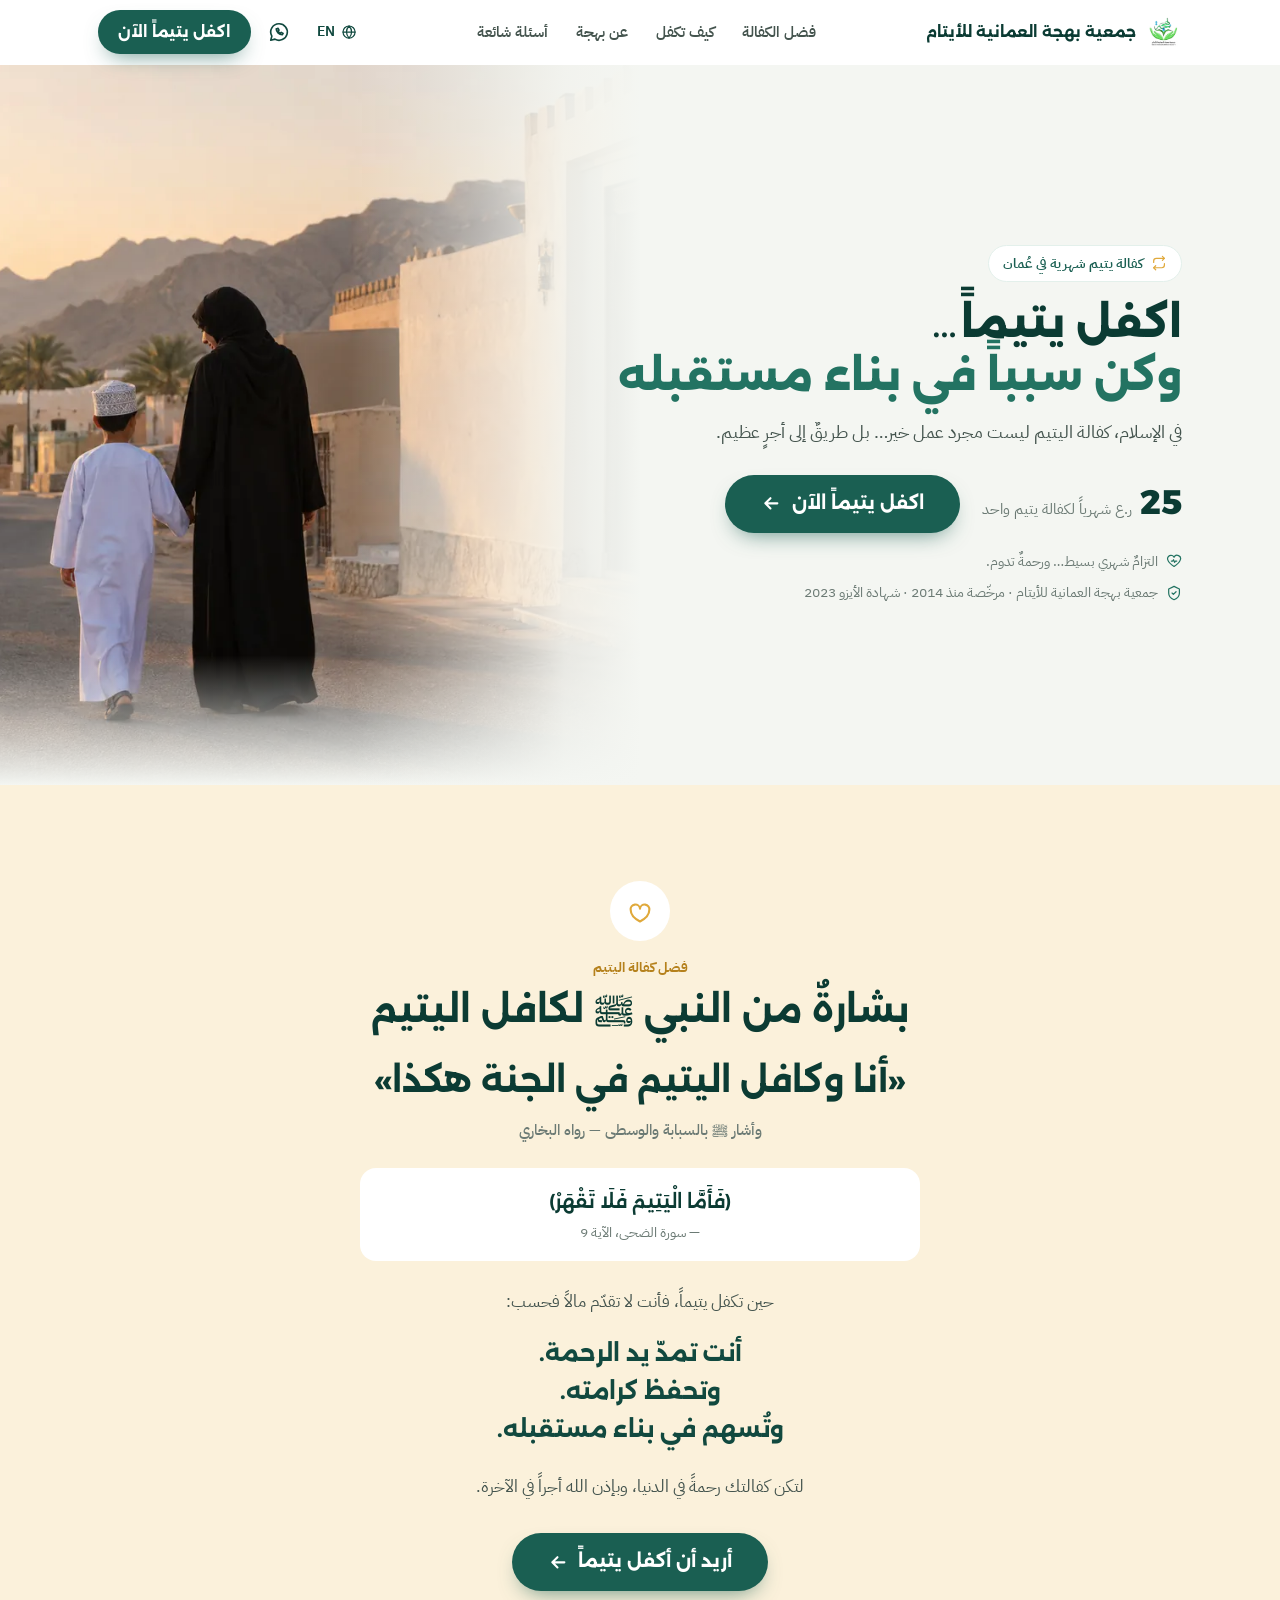
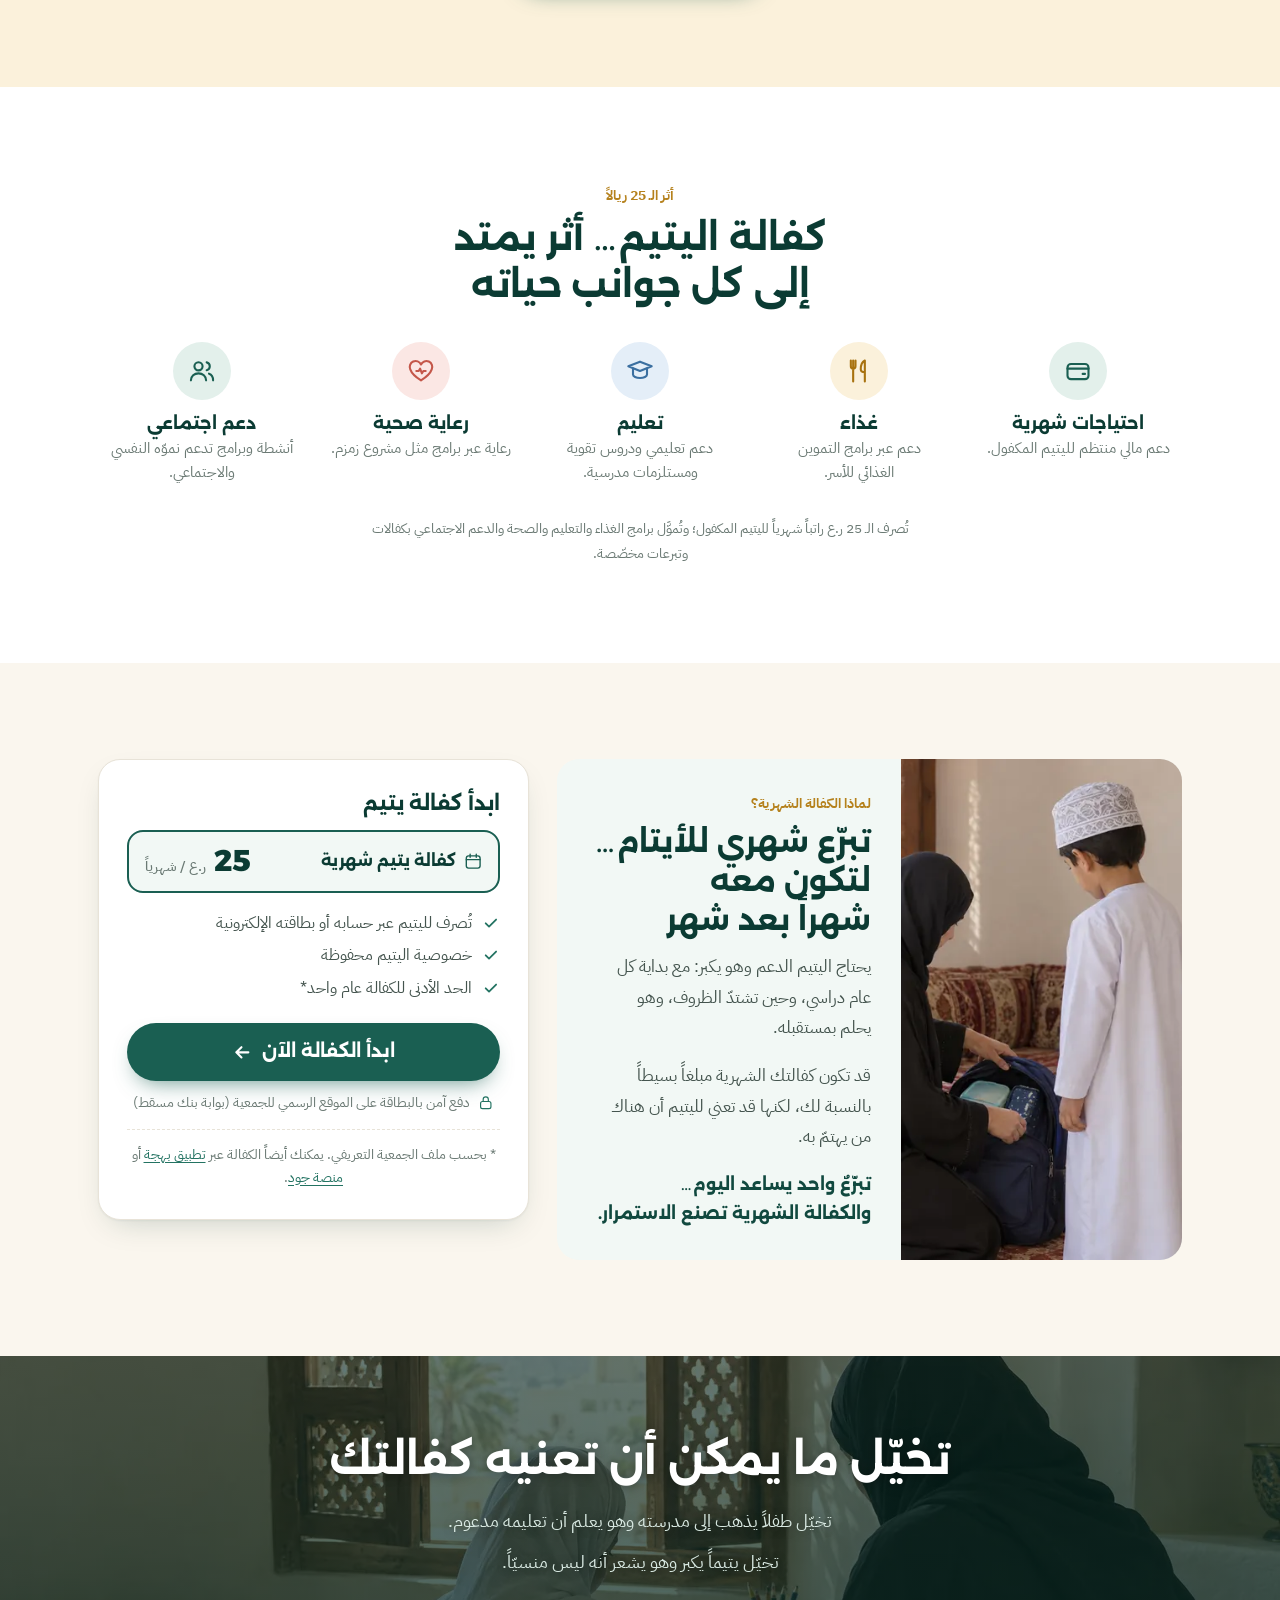
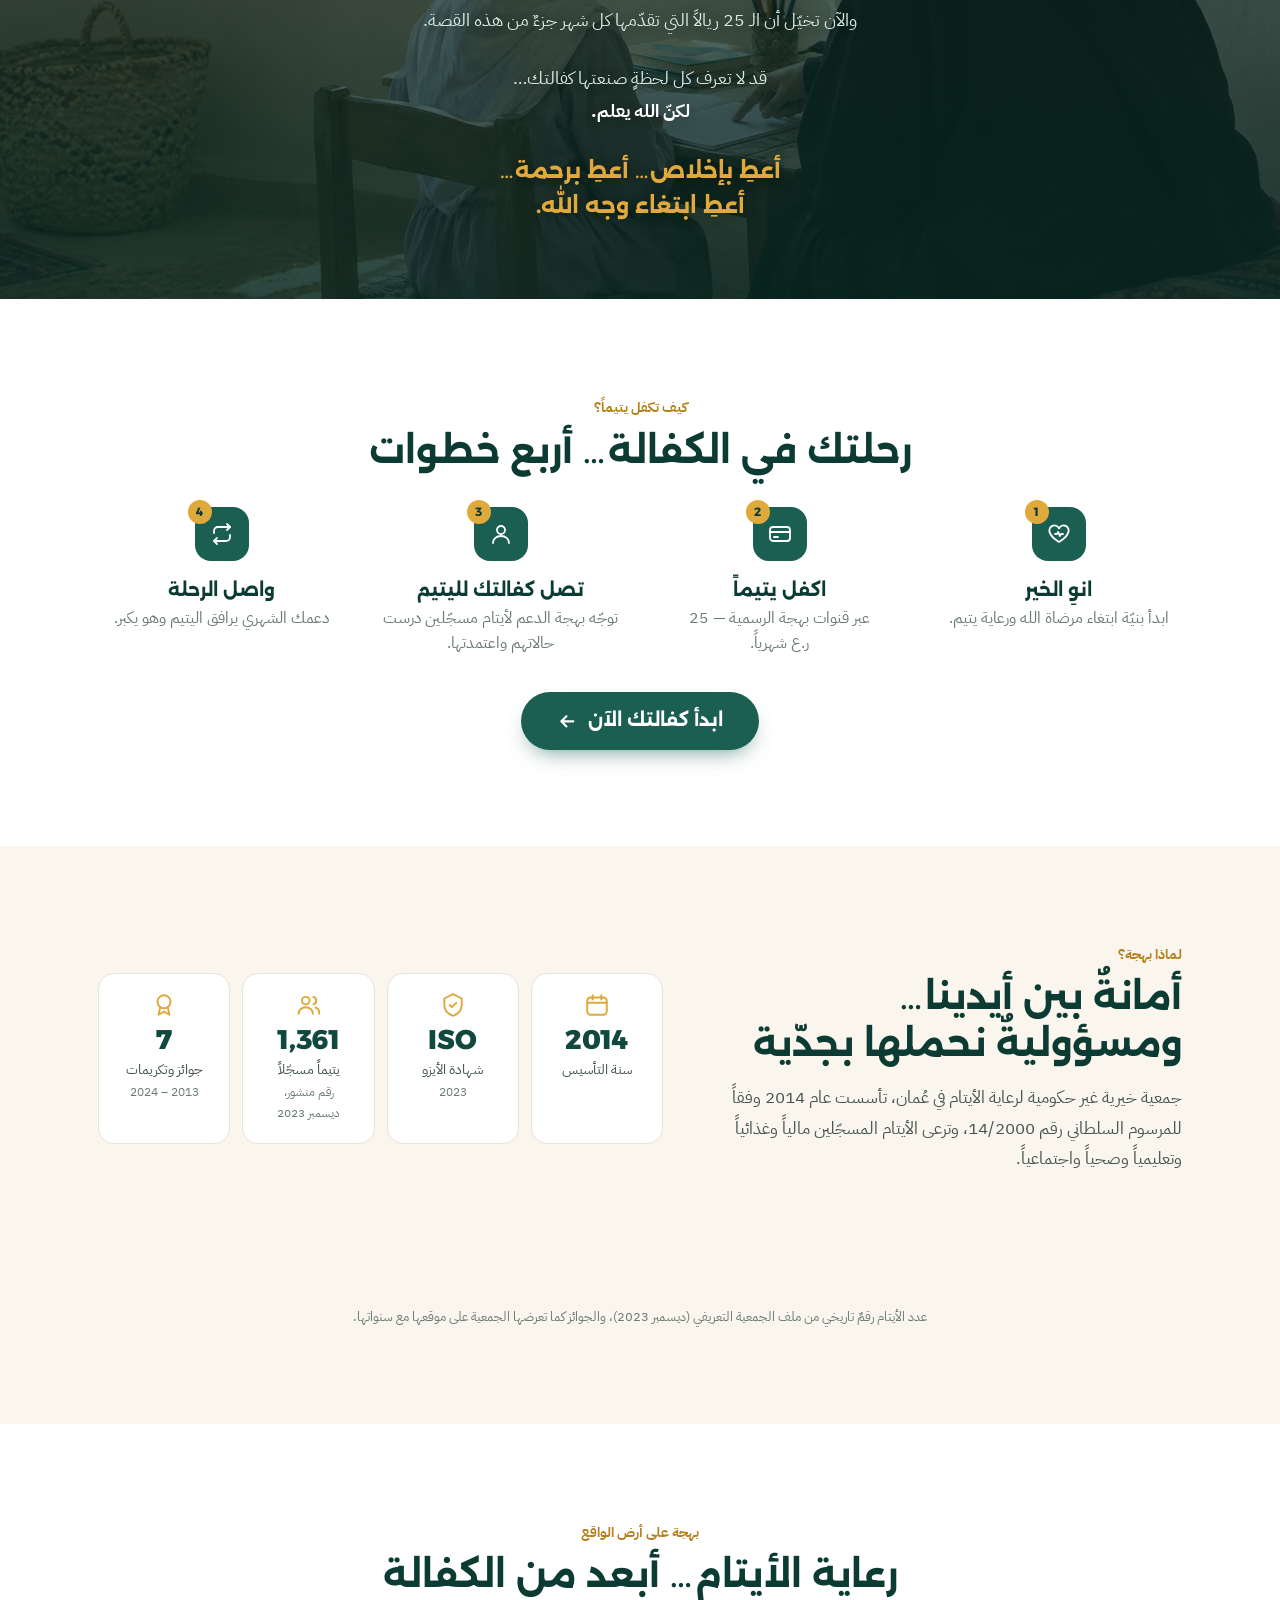
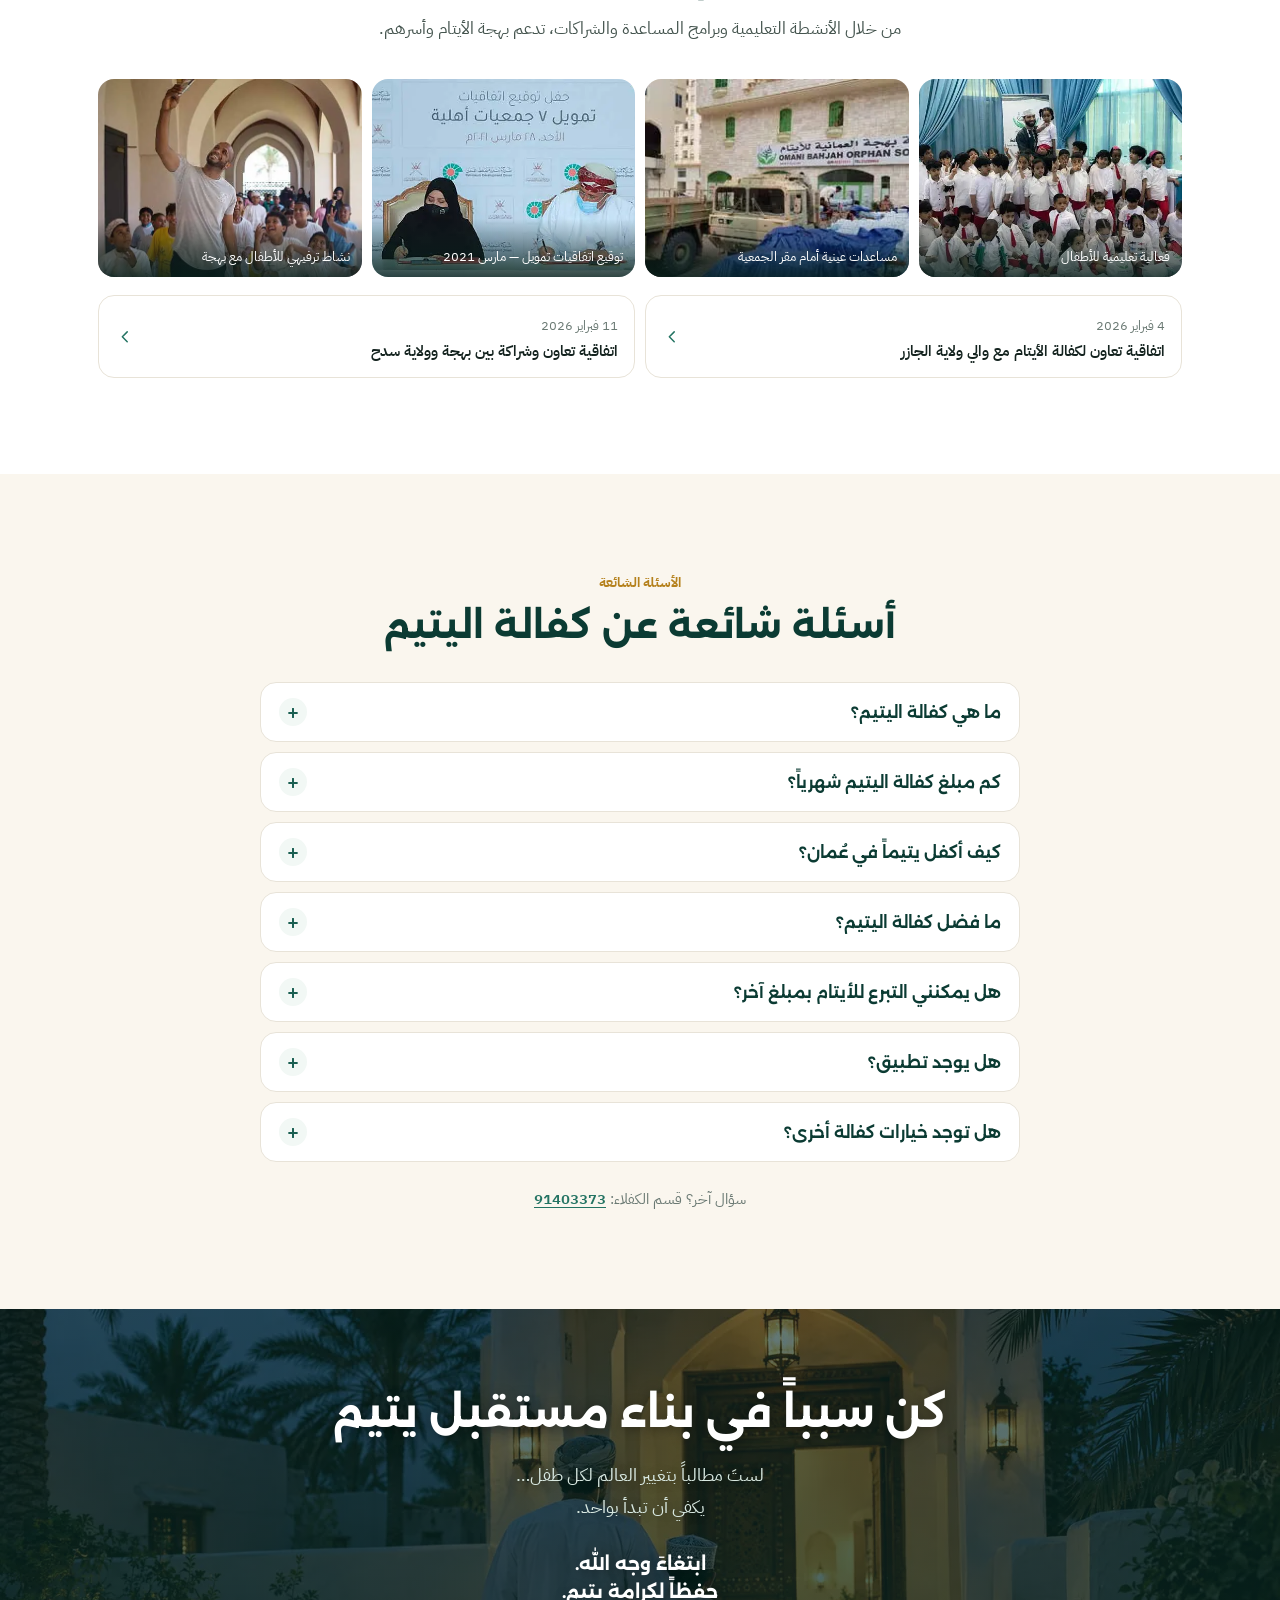
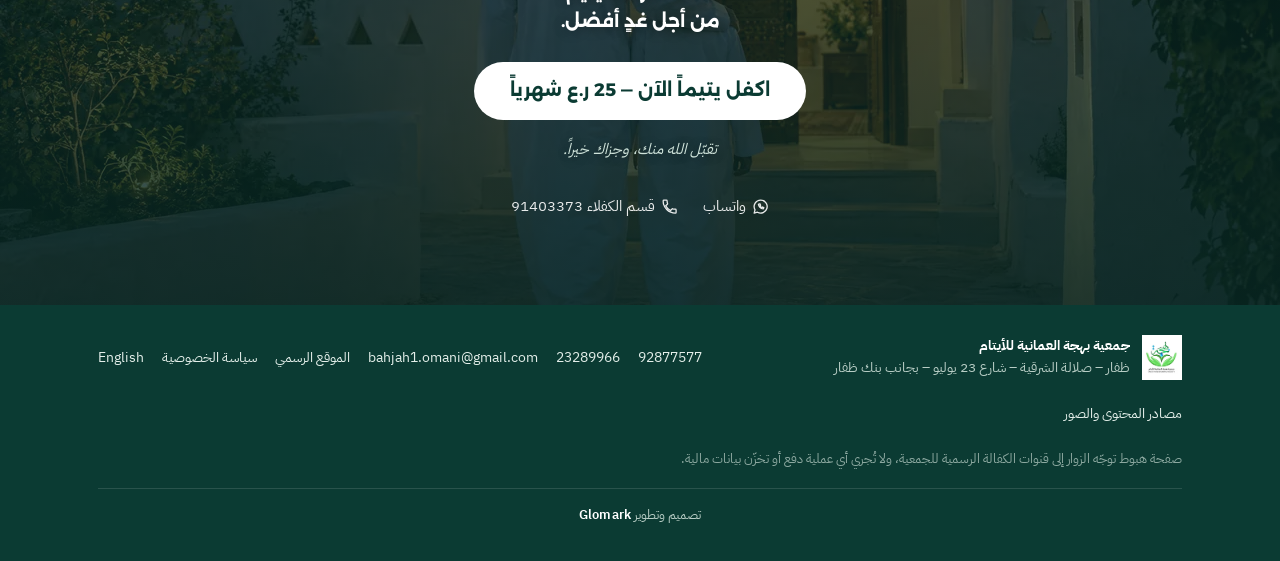
<file: index.html>
<!DOCTYPE html>
<html lang="ar" dir="rtl">
<head>
<meta charset="UTF-8">
<meta name="viewport" content="width=device-width, initial-scale=1, viewport-fit=cover">
<title>اكفل يتيماً في عُمان | كفالة يتيم شهرية 25 ر.ع — جمعية بهجة</title>
<meta name="description" content="اكفل يتيماً في عُمان بـ 25 ريالاً شهرياً مع جمعية بهجة العمانية للأيتام. تبرّع شهري للأيتام يدعم احتياجاتهم الأساسية وتعليمهم وصحتهم. ابدأ كفالة يتيم الآن.">
<!-- Update canonical + og:url when the final domain is connected -->
<link rel="canonical" href="https://lightsteelblue-raven-902597.hostingersite.com/">
<link rel="alternate" hreflang="ar" href="https://lightsteelblue-raven-902597.hostingersite.com/">
<link rel="alternate" hreflang="en" href="https://lightsteelblue-raven-902597.hostingersite.com/en/">
<link rel="alternate" hreflang="x-default" href="https://lightsteelblue-raven-902597.hostingersite.com/">

<meta property="og:type" content="website">
<meta property="og:locale" content="ar_OM">
<meta property="og:site_name" content="جمعية بهجة العمانية للأيتام">
<meta property="og:title" content="كن سبباً في بناء مستقبل يتيم — كفالة شهرية 25 ر.ع">
<meta property="og:description" content="كفالتك لا تعني دعماً مالياً فقط، بل مشاركة في توفير احتياجات أساسية ومستقبل أكثر استقراراً. اكفل يتيماً مع جمعية بهجة العمانية للأيتام.">
<meta property="og:image" content="https://lightsteelblue-raven-902597.hostingersite.com/assets/img/og-share.jpg">
<meta property="og:image:type" content="image/jpeg">
<meta property="og:image:width" content="1200">
<meta property="og:image:height" content="630">
<meta property="og:image:alt" content="طفل عُماني بالدشداشة والكمّة يمشي ممسكاً بيد امرأة ترعاه في حيّ عُماني عند الغروب">
<meta property="og:url" content="https://lightsteelblue-raven-902597.hostingersite.com/">
<meta name="twitter:card" content="summary_large_image">
<meta name="twitter:image" content="https://lightsteelblue-raven-902597.hostingersite.com/assets/img/og-share.jpg">
<meta name="twitter:site" content="@bahjah1_omani">
<meta name="robots" content="index, follow">
<meta name="theme-color" content="#0b3b33">

<link rel="icon" href="assets/img/bahjah-logo.png">
<link rel="apple-touch-icon" href="assets/img/bahjah-logo.png">
<link rel="preconnect" href="https://fonts.googleapis.com">
<link rel="preconnect" href="https://fonts.gstatic.com" crossorigin>
<link rel="stylesheet" href="https://fonts.googleapis.com/css2?family=Alexandria:wght@600;700;800&family=IBM+Plex+Sans+Arabic:wght@400;500;600;700&display=swap">
<link rel="preload" as="image" type="image/webp" href="assets/img/bahjah-orphan-hero-1280.webp" imagesrcset="assets/img/bahjah-orphan-hero-800.webp 800w, assets/img/bahjah-orphan-hero-1280.webp 1280w, assets/img/bahjah-orphan-hero-2000.webp 2000w" imagesizes="(min-width: 960px) 65vw, 100vw">
<link rel="stylesheet" href="assets/css/styles.css?v=20261025b">
<script>document.documentElement.classList.add('js');</script>

<script type="application/ld+json">
{
  "@context": "https://schema.org",
  "@graph": [
    {
      "@type": "NGO",
      "name": "جمعية بهجة العمانية للأيتام",
      "alternateName": "Omani Bahjah Orphan Society",
      "url": "https://bahjah.org.om/wp/",
      "foundingDate": "2014-02-10",
      "email": "bahjah1.omani@gmail.com",
      "telephone": "+96892877577",
      "address": {
        "@type": "PostalAddress",
        "streetAddress": "شارع 23 يوليو، بجانب بنك ظفار",
        "addressLocality": "صلالة الشرقية",
        "addressRegion": "ظفار",
        "addressCountry": "OM"
      },
      "sameAs": [
        "https://x.com/bahjah1_omani",
        "https://apps.apple.com/om/app/bahjah-association-for-orphans/id1574084411",
        "https://play.google.com/store/apps/details?id=om.digitalorbits.bahjah"
      ]
    },
    {
      "@type": "FAQPage",
      "mainEntity": [
        {
          "@type": "Question",
          "name": "ما هي كفالة اليتيم؟",
          "acceptedAnswer": {
            "@type": "Answer",
            "text": "برنامج أساسي في الجمعية تلتزم فيه بمبلغ شهري يُصرف لليتيم المسجّل لديها، عبر حسابه الخاص أو بطاقته الإلكترونية."
          }
        },
        {
          "@type": "Question",
          "name": "كم مبلغ كفالة اليتيم شهرياً؟",
          "acceptedAnswer": {
            "@type": "Answer",
            "text": "25 ريالاً عمانياً شهرياً لليتيم الواحد. والحد الأدنى للمدة عام كامل بحسب ملف الجمعية التعريفي."
          }
        },
        {
          "@type": "Question",
          "name": "كيف أكفل يتيماً في عُمان؟",
          "acceptedAnswer": {
            "@type": "Answer",
            "text": "بالبطاقة الائتمانية أو بطاقة الخصم على صفحة الكفالة الرسمية (بوابة بنك مسقط SmartPay)، أو عبر تطبيق بهجة، أو منصة جود، أو استمارة الاستقطاع البنكي (بنك ظفار أو بنك مسقط)."
          }
        },
        {
          "@type": "Question",
          "name": "ما فضل كفالة اليتيم؟",
          "acceptedAnswer": {
            "@type": "Answer",
            "text": "لرعاية اليتيم مكانة عظيمة في الإسلام؛ قال رسول الله ﷺ: «أنا وكافل اليتيم في الجنة هكذا»، وأشار بالسبابة والوسطى (رواه البخاري). فكفالتك رحمةٌ اليوم، وفرصةٌ للأجر بإذن الله."
          }
        },
        {
          "@type": "Question",
          "name": "هل يمكنني التبرع للأيتام بمبلغ آخر؟",
          "acceptedAnswer": {
            "@type": "Answer",
            "text": "نعم، عبر صفحة التبرعات الرسمية للجمعية، وفيها أبواب مثل الصدقة وفك الكربة والزكاة."
          }
        },
        {
          "@type": "Question",
          "name": "هل يوجد تطبيق؟",
          "acceptedAnswer": {
            "@type": "Answer",
            "text": "نعم، تطبيق بهجة للكفالة والتبرع ومتابعة المشاريع والحالات العاجلة."
          }
        },
        {
          "@type": "Question",
          "name": "هل توجد خيارات كفالة أخرى؟",
          "acceptedAnswer": {
            "@type": "Answer",
            "text": "بحسب ملف الجمعية: التموين الغذائي 35 ر.ع، والراتب مع التموين 60 ر.ع، والكفالة الصحية (زمزم) 10 ر.ع شهرياً. للتسجيل تواصل مع قسم الكفلاء."
          }
        }
      ]
    }
  ]
}
</script>
</head>
<body>
<!-- Icon sprite -->
<svg width="0" height="0" style="position:absolute" aria-hidden="true">
  <symbol id="i-arrow" viewBox="0 0 24 24"><path d="M19 12H5M11 6l-6 6 6 6"/></symbol>
  <symbol id="i-wallet" viewBox="0 0 24 24"><rect x="3" y="6" width="18" height="13" rx="3"/><path d="M3 10h18M16 14.5h2"/></symbol>
  <symbol id="i-food" viewBox="0 0 24 24"><path d="M7 3v8M5 3v5a2 2 0 0 0 4 0V3M7 11v10M17 21V3c-2 1-3.5 3.5-3.5 7.5 0 1.5 1 2.5 3.5 2.5"/></symbol>
  <symbol id="i-book" viewBox="0 0 24 24"><path d="M2 8l10-4 10 4-10 4L2 8z"/><path d="M6 10v5c0 1.7 2.7 3 6 3s6-1.3 6-3v-5"/></symbol>
  <symbol id="i-heart" viewBox="0 0 24 24"><path d="M12 20s-7.5-4.6-9.2-9.4A4.9 4.9 0 0 1 12 6.4a4.9 4.9 0 0 1 9.2 4.2C19.5 15.4 12 20 12 20z"/><path d="M8 12h2l1.2-2 1.6 4 1.2-2h2"/></symbol>
  <symbol id="i-users" viewBox="0 0 24 24"><circle cx="9" cy="8" r="3.5"/><path d="M2.5 20c0-3.6 2.9-6 6.5-6s6.5 2.4 6.5 6M16 4.6a3.5 3.5 0 0 1 0 6.8M18 14.3c2.1.7 3.5 2.8 3.5 5.7"/></symbol>
  <symbol id="i-user" viewBox="0 0 24 24"><circle cx="12" cy="8" r="4"/><path d="M4 21c0-4.4 3.6-7 8-7s8 2.6 8 7"/></symbol>
  <symbol id="i-hands" viewBox="0 0 24 24"><path d="M12 21c-4-2-8-5-8-10a4 4 0 0 1 8-1 4 4 0 0 1 8 1c0 5-4 8-8 10z"/></symbol>
  <symbol id="i-card" viewBox="0 0 24 24"><rect x="2" y="5" width="20" height="14" rx="3"/><path d="M2 10h20M6 15h4"/></symbol>
  <symbol id="i-check" viewBox="0 0 24 24"><path d="M5 12.5l4.5 4.5L19 7.5"/></symbol>
  <symbol id="i-lock" viewBox="0 0 24 24"><rect x="4" y="10" width="16" height="11" rx="3"/><path d="M8 10V7a4 4 0 0 1 8 0v3"/></symbol>
  <symbol id="i-repeat" viewBox="0 0 24 24"><path d="M17 2l3 3-3 3"/><path d="M4 11V9a4 4 0 0 1 4-4h12M7 22l-3-3 3-3"/><path d="M20 13v2a4 4 0 0 1-4 4H4"/></symbol>
  <symbol id="i-calendar" viewBox="0 0 24 24"><rect x="3" y="5" width="18" height="16" rx="3"/><path d="M3 10h18M8 3v4M16 3v4"/></symbol>
  <symbol id="i-award" viewBox="0 0 24 24"><circle cx="12" cy="9" r="6"/><path d="M8.5 14l-1.5 7 5-3 5 3-1.5-7"/></symbol>
  <symbol id="i-shield" viewBox="0 0 24 24"><path d="M12 2l8 4v6c0 5-3.4 8.4-8 10-4.6-1.6-8-5-8-10V6l8-4z"/><path d="M9 12l2 2 4-4"/></symbol>
  <symbol id="i-phone" viewBox="0 0 24 24"><path d="M6.6 10.8a15.1 15.1 0 0 0 6.6 6.6l2.2-2.2c.3-.3.7-.4 1-.2 1.1.4 2.3.6 3.6.6.6 0 1 .4 1 1V20c0 .6-.4 1-1 1A17 17 0 0 1 3 4c0-.6.4-1 1-1h3.5c.6 0 1 .4 1 1 0 1.3.2 2.5.6 3.6.1.3 0 .7-.2 1z"/></symbol>
  <symbol id="i-whatsapp" viewBox="0 0 24 24"><path d="M12 3a9 9 0 0 0-7.8 13.5L3 21l4.6-1.2A9 9 0 1 0 12 3z"/><path d="M9 8.5c0 3.5 3 6.5 6.5 6.5l1-1.5-2-1-1 1c-1-.5-2-1.5-2.5-2.5l1-1-1-2-2 1z"/></symbol>
  <symbol id="i-globe" viewBox="0 0 24 24"><circle cx="12" cy="12" r="9"/><path d="M3 12h18M12 3c2.5 2.6 3.8 5.6 3.8 9s-1.3 6.4-3.8 9c-2.5-2.6-3.8-5.6-3.8-9S9.5 5.6 12 3z"/></symbol>
  <symbol id="i-app" viewBox="0 0 24 24"><rect x="6" y="2" width="12" height="20" rx="3"/><path d="M11 18h2"/></symbol>
  <symbol id="i-chev" viewBox="0 0 24 24"><path d="M15 6l-6 6 6 6"/></symbol>
</svg>

<a class="skip-link" href="#main">تخطَّ إلى المحتوى</a>

<!-- ============ HEADER ============ -->
<header class="site-header" id="siteHeader">
  <div class="wrap header-inner">
    <a class="brand" href="#hero" aria-label="جمعية بهجة العمانية للأيتام">
      <img src="assets/img/bahjah-logo.webp" alt="شعار جمعية بهجة العمانية للأيتام" width="36" height="40">
      <span class="brand-name">جمعية بهجة العمانية للأيتام</span>
    </a>
    <nav class="header-nav" aria-label="أقسام الصفحة">
      <a href="#hadith" data-track="nav" data-cta-id="nav_why">فضل الكفالة</a>
      <a href="#how" data-track="nav" data-cta-id="nav_how">كيف تكفل</a>
      <a href="#trust" data-track="nav" data-cta-id="nav_trust">عن بهجة</a>
      <a href="#faq" data-track="nav" data-cta-id="nav_faq">أسئلة شائعة</a>
    </nav>
    <div class="header-actions">
      <a class="lang-btn" href="en/" hreflang="en" lang="en" data-lang-switch data-track="lang" data-cta-id="header_lang_en" aria-label="Switch to English"><svg><use href="#i-globe"/></svg>EN</a>
      <a class="icon-btn" href="https://wa.me/96892877577" data-track="whatsapp" data-cta-id="header_whatsapp" aria-label="تواصل عبر واتساب" rel="noopener"><svg><use href="#i-whatsapp"/></svg></a>
      <a class="btn btn-primary btn-sm header-cta" href="https://bahjah.org.om/wp/product/%D8%A8%D8%B1%D9%86%D8%A7%D9%85%D8%AC-%D9%83%D9%81%D8%A7%D9%84%D8%A9-%D9%8A%D8%AA%D9%8A%D9%85/" data-track="sponsor" data-cta-id="header_cta">اكفل يتيماً الآن</a>
    </div>
  </div>
</header>

<main id="main">

<!-- ============ 1. HERO ============ -->
<section class="hero" id="hero" aria-labelledby="hero-title">
  <div class="wrap hero-grid">
    <figure class="hero-media">
      <img src="assets/img/bahjah-orphan-hero-1280.webp"
           srcset="assets/img/bahjah-orphan-hero-800.webp 800w, assets/img/bahjah-orphan-hero-1280.webp 1280w, assets/img/bahjah-orphan-hero-2000.webp 2000w"
           sizes="(min-width: 960px) 65vw, 100vw" width="1280" height="850" fetchpriority="high"
           alt="طفل عُماني بالدشداشة والكمّة يمشي ممسكاً بيد امرأة ترعاه في حيّ عُماني عند الغروب"
           data-credit="Illustrative image generated with Higgsfield AI for this campaign — not a Bahjah beneficiary">
    </figure>
    <div class="hero-copy">
      <span class="eyebrow"><svg><use href="#i-repeat"/></svg> كفالة يتيم شهرية في عُمان</span>
      <h1 id="hero-title">اكفل يتيماً… <span class="accent">وكن سبباً في بناء مستقبله</span></h1>
      <p class="lede">في الإسلام، كفالة اليتيم ليست مجرد عمل خير… بل طريقٌ إلى أجرٍ عظيم.</p>
      <div class="hero-cta">
        <p class="price-tag"><b>25</b><span>ر.ع شهرياً لكفالة يتيم واحد</span></p>
        <a class="btn btn-primary btn-lg" href="https://bahjah.org.om/wp/product/%D8%A8%D8%B1%D9%86%D8%A7%D9%85%D8%AC-%D9%83%D9%81%D8%A7%D9%84%D8%A9-%D9%8A%D8%AA%D9%8A%D9%85/" data-track="sponsor" data-cta-id="hero_primary">اكفل يتيماً الآن <svg class="flip"><use href="#i-arrow"/></svg></a>
      </div>
      <p class="hero-note"><svg><use href="#i-heart"/></svg> التزامٌ شهري بسيط… ورحمةٌ تدوم.</p>
      <p class="hero-note"><svg><use href="#i-shield"/></svg> جمعية بهجة العمانية للأيتام · مرخّصة منذ 2014 · شهادة الأيزو 2023</p>
    </div>
  </div>
</section>

<!-- ============ 2. HADITH + QUR'AN ============ -->
<section class="section hadith-band" id="hadith" aria-labelledby="hadith-title">
  <div class="wrap reveal">
    <span class="hadith-mark" aria-hidden="true"><svg><use href="#i-hands"/></svg></span>
    <span class="kicker">فضل كفالة اليتيم</span>
    <h2 id="hadith-title">بشارةٌ من النبي <span class="saw">ﷺ</span> لكافل اليتيم</h2>
    <blockquote class="hadith-quote">«أنا وكافل اليتيم في الجنة هكذا»<cite>وأشار <span class="saw">ﷺ</span> بالسبابة والوسطى — رواه البخاري</cite></blockquote>
    <blockquote class="verse">﴿فَأَمَّا الْيَتِيمَ فَلَا تَقْهَرْ﴾<cite>— سورة الضحى، الآية 9</cite></blockquote>
    <p class="prose">حين تكفل يتيماً، فأنت لا تقدّم مالاً فحسب:</p>
    <p class="cadence"><span>أنت تمدّ يد الرحمة.</span><span>وتحفظ كرامته.</span><span>وتُسهم في بناء مستقبله.</span></p>
    <p class="prose">لتكن كفالتك رحمةً في الدنيا، وبإذن الله أجراً في الآخرة.</p>
    <a class="btn btn-primary btn-lg" href="https://bahjah.org.om/wp/product/%D8%A8%D8%B1%D9%86%D8%A7%D9%85%D8%AC-%D9%83%D9%81%D8%A7%D9%84%D8%A9-%D9%8A%D8%AA%D9%8A%D9%85/" data-track="sponsor" data-cta-id="hadith_cta">أريد أن أكفل يتيماً <svg class="flip"><use href="#i-arrow"/></svg></a>
  </div>
</section>

<!-- ============ 3. OMR 25 IMPACT ============ -->
<section class="section" id="covers" aria-labelledby="covers-title">
  <div class="wrap">
    <div class="section-head reveal">
      <span class="kicker">أثر الـ 25 ريالاً</span>
      <h2 id="covers-title">كفالة اليتيم… أثر يمتد إلى كل جوانب حياته</h2>
    </div>
    <ul class="covers reveal">
      <li class="cover"><span class="cover-ico"><svg><use href="#i-wallet"/></svg></span><h3>احتياجات شهرية</h3><p>دعم مالي منتظم لليتيم المكفول.</p></li>
      <li class="cover"><span class="cover-ico"><svg><use href="#i-food"/></svg></span><h3>غذاء</h3><p>دعم عبر برامج التموين الغذائي للأسر.</p></li>
      <li class="cover"><span class="cover-ico"><svg><use href="#i-book"/></svg></span><h3>تعليم</h3><p>دعم تعليمي ودروس تقوية ومستلزمات مدرسية.</p></li>
      <li class="cover"><span class="cover-ico"><svg><use href="#i-heart"/></svg></span><h3>رعاية صحية</h3><p>رعاية عبر برامج مثل مشروع زمزم.</p></li>
      <li class="cover"><span class="cover-ico"><svg><use href="#i-users"/></svg></span><h3>دعم اجتماعي</h3><p>أنشطة وبرامج تدعم نموّه النفسي والاجتماعي.</p></li>
    </ul>
    <p class="covers-note">تُصرف الـ 25 ر.ع راتباً شهرياً لليتيم المكفول؛ وتُموَّل برامج الغذاء والتعليم والصحة والدعم الاجتماعي بكفالات وتبرعات مخصّصة.</p>
  </div>
</section>

<!-- ============ 4. MONTHLY SPONSORSHIP + SPONSOR CARD ============ -->
<section class="section section-sand" id="sponsor" aria-labelledby="need-title">
  <div class="wrap need-grid">
    <article class="need-story reveal">
      <img src="assets/img/bahjah-orphan-monthly-support-1200.webp" srcset="assets/img/bahjah-orphan-monthly-support-800.webp 800w, assets/img/bahjah-orphan-monthly-support-1200.webp 1200w" sizes="(min-width: 960px) 30vw, 100vw" alt="امرأة تُجهّز الحقيبة المدرسية لطفل عُماني في المنزل صباحاً" width="1200" height="896" loading="lazy" data-credit="Illustrative image generated with Higgsfield AI for this campaign — not a Bahjah beneficiary">
      <div class="need-body">
        <span class="kicker">لماذا الكفالة الشهرية؟</span>
        <h2 id="need-title">تبرّع شهري للأيتام… لتكون معه شهراً بعد شهر</h2>
        <p>يحتاج اليتيم الدعم وهو يكبر: مع بداية كل عام دراسي، وحين تشتدّ الظروف، وهو يحلم بمستقبله.</p>
        <p>قد تكون كفالتك الشهرية مبلغاً بسيطاً بالنسبة لك، لكنها قد تعني لليتيم أن هناك من يهتمّ به.</p>
        <p class="need-close">تبرّعٌ واحد يساعد اليوم…<br>والكفالة الشهرية تصنع الاستمرار.</p>
      </div>
    </article>

    <aside class="sponsor-card reveal" aria-labelledby="card-title">
      <h3 id="card-title">ابدأ كفالة يتيم</h3>
      <div class="plan-opt">
        <b><svg><use href="#i-calendar"/></svg> كفالة يتيم شهرية</b>
        <span class="plan-amount">25 <small>ر.ع / شهرياً</small></span>
      </div>
      <ul class="checks">
        <li><svg><use href="#i-check"/></svg>تُصرف لليتيم عبر حسابه أو بطاقته الإلكترونية</li>
        <li><svg><use href="#i-check"/></svg>خصوصية اليتيم محفوظة</li>
        <li><svg><use href="#i-check"/></svg>الحد الأدنى للكفالة عام واحد*</li>
      </ul>
      <a class="btn btn-primary btn-lg btn-block" href="https://bahjah.org.om/wp/product/%D8%A8%D8%B1%D9%86%D8%A7%D9%85%D8%AC-%D9%83%D9%81%D8%A7%D9%84%D8%A9-%D9%8A%D8%AA%D9%8A%D9%85/" data-track="sponsor" data-cta-id="card_primary">ابدأ الكفالة الآن <svg class="flip"><use href="#i-arrow"/></svg></a>
      <p class="secure"><svg><use href="#i-lock"/></svg> دفع آمن بالبطاقة على الموقع الرسمي للجمعية (بوابة بنك مسقط)</p>
      <p class="alt-link">* بحسب ملف الجمعية التعريفي. يمكنك أيضاً الكفالة عبر <a href="https://play.google.com/store/apps/details?id=om.digitalorbits.bahjah" target="_blank" rel="noopener" data-track="app" data-cta-id="card_app">تطبيق بهجة</a> أو <a href="https://jood.om/en/Donate/Initiative/3a0f60a4-f1f5-4102-8a44-b09c0000b09c" target="_blank" rel="noopener" data-track="jood" data-cta-id="card_jood">منصة جود</a>.</p>
    </aside>
  </div>
</section>

<!-- ============ 5. IMAGINE ============ -->
<section class="final imagine" id="imagine" aria-labelledby="imagine-title">
  <div class="final-bg" aria-hidden="true"><img src="assets/img/bahjah-orphan-education-1280.webp" srcset="assets/img/bahjah-orphan-education-800.webp 800w, assets/img/bahjah-orphan-education-1280.webp 1280w, assets/img/bahjah-orphan-education-2000.webp 2000w" sizes="100vw" alt="" width="1280" height="724" loading="lazy"></div>
  <div class="wrap final-inner reveal">
    <h2 id="imagine-title">تخيّل ما يمكن أن تعنيه كفالتك</h2>
    <p class="img-lines"><span>تخيّل طفلاً يذهب إلى مدرسته وهو يعلم أن تعليمه مدعوم.</span><span>تخيّل يتيماً يكبر وهو يشعر أنه ليس منسيّاً.</span></p>
    <p>والآن تخيّل أن الـ 25 ريالاً التي تقدّمها كل شهر جزءٌ من هذه القصة.</p>
    <p>قد لا تعرف كل لحظةٍ صنعتها كفالتك…<br><b>لكنّ الله يعلم.</b></p>
    <p class="imagine-close">أعطِ بإخلاص… أعطِ برحمة…<br>أعطِ ابتغاء وجه الله.</p>
  </div>
</section>

<!-- ============ 6. HOW IT WORKS ============ -->
<section class="section" id="how" aria-labelledby="how-title">
  <div class="wrap">
    <div class="section-head reveal">
      <span class="kicker">كيف تكفل يتيماً؟</span>
      <h2 id="how-title">رحلتك في الكفالة… أربع خطوات</h2>
    </div>
    <ol class="steps reveal">
      <li class="step"><span class="step-ico"><svg><use href="#i-heart"/></svg></span><div><h3>انوِ الخير</h3><p>ابدأ بنيّة ابتغاء مرضاة الله ورعاية يتيم.</p></div></li>
      <li class="step"><span class="step-ico"><svg><use href="#i-card"/></svg></span><div><h3>اكفل يتيماً</h3><p>عبر قنوات بهجة الرسمية — 25 ر.ع شهرياً.</p></div></li>
      <li class="step"><span class="step-ico"><svg><use href="#i-user"/></svg></span><div><h3>تصل كفالتك لليتيم</h3><p>توجّه بهجة الدعم لأيتام مسجّلين درست حالاتهم واعتمدتها.</p></div></li>
      <li class="step"><span class="step-ico"><svg><use href="#i-repeat"/></svg></span><div><h3>واصل الرحلة</h3><p>دعمك الشهري يرافق اليتيم وهو يكبر.</p></div></li>
    </ol>
    <div class="steps-cta"><a class="btn btn-primary btn-lg" href="https://bahjah.org.om/wp/product/%D8%A8%D8%B1%D9%86%D8%A7%D9%85%D8%AC-%D9%83%D9%81%D8%A7%D9%84%D8%A9-%D9%8A%D8%AA%D9%8A%D9%85/" data-track="sponsor" data-cta-id="how_cta">ابدأ كفالتك الآن <svg class="flip"><use href="#i-arrow"/></svg></a></div>
  </div>
</section>

<!-- ============ 7. TRUST / BAHJAH ============ -->
<section class="section section-sand" id="trust" aria-labelledby="trust-title">
  <div class="wrap">
    <div class="why-grid">
      <div class="section-head reveal">
        <span class="kicker">لماذا بهجة؟</span>
        <h2 id="trust-title">أمانةٌ بين أيدينا…<br>ومسؤوليةٌ نحملها بجدّية</h2>
        <p>جمعية خيرية غير حكومية لرعاية الأيتام في عُمان، تأسست عام 2014 وفقاً للمرسوم السلطاني رقم 14/2000، وترعى الأيتام المسجّلين مالياً وغذائياً وتعليمياً وصحياً واجتماعياً.</p>
      </div>
      <ul class="facts reveal">
        <li class="fact"><svg class="fact-ico"><use href="#i-calendar"/></svg><b>2014</b><span>سنة التأسيس</span></li>
        <li class="fact"><svg class="fact-ico"><use href="#i-shield"/></svg><b>ISO</b><span>شهادة الأيزو</span><small>2023</small></li>
        <li class="fact"><svg class="fact-ico"><use href="#i-users"/></svg><b>1,361</b><span>يتيماً مسجّلاً</span><small>رقم منشور، ديسمبر 2023</small></li>
        <li class="fact"><svg class="fact-ico"><use href="#i-award"/></svg><b>7</b><span>جوائز وتكريمات</span><small>2013 – 2024</small></li>
      </ul>
    </div>
    <ul class="awards reveal" aria-label="جوائز وشهادات الجمعية">
      <li><img src="assets/img/awards/qaboos.webp" alt="جائزة السلطان قابوس للعمل التطوعي 2013" title="جائزة السلطان قابوس للعمل التطوعي — 2013" width="64" height="64" loading="lazy"></li>
      <li><img src="assets/img/awards/iso.webp" alt="شهادة الأيزو 2023" title="شهادة الأيزو — 2023" width="64" height="64" loading="lazy"></li>
      <li><img src="assets/img/awards/alissa.webp" alt="جائزة خالد العيسى الصالح 2024" title="جائزة خالد العيسى الصالح — 2024" width="64" height="64" loading="lazy"></li>
      <li><img src="assets/img/awards/salam.webp" alt="جائزة المؤسسة الدولية المتميزة في الابتكار الاجتماعي 2023" title="الابتكار الاجتماعي، البحرين — 2023" width="64" height="47" loading="lazy"></li>
      <li><img src="assets/img/awards/oq.webp" alt="المركز الأول على مستوى السلطنة في مستوى أوكيو 2020" title="أوكيو — 2020" width="64" height="40" loading="lazy"></li>
      <li><img src="assets/img/awards/ohrc.webp" alt="تكريم لجنة حقوق الإنسان 2019" title="لجنة حقوق الإنسان — 2019" width="64" height="58" loading="lazy"></li>
      <li><img src="assets/img/awards/sanabel.webp" alt="جائزة السنابل للتميز الخدمي 2016" title="جائزة السنابل — 2016" width="64" height="64" loading="lazy"></li>
    </ul>
    <p class="awards-note">عدد الأيتام رقمٌ تاريخي من ملف الجمعية التعريفي (ديسمبر 2023)، والجوائز كما تعرضها الجمعية على موقعها مع سنواتها.</p>
  </div>
</section>

<!-- ============ 8. ACTIVITIES ============ -->
<section class="section" id="news" aria-labelledby="news-title">
  <div class="wrap">
    <div class="section-head reveal">
      <span class="kicker">بهجة على أرض الواقع</span>
      <h2 id="news-title">رعاية الأيتام… أبعد من الكفالة</h2>
      <p>من خلال الأنشطة التعليمية وبرامج المساعدة والشراكات، تدعم بهجة الأيتام وأسرهم.</p>
    </div>
    <ul class="gallery reveal" aria-label="صور من أنشطة الجمعية">
      <li><figure><img src="assets/img/program-education.webp" alt="طلاب مدارس في إحدى فعاليات جمعية بهجة" width="689" height="382" loading="lazy"><figcaption>فعالية تعليمية للأطفال</figcaption></figure></li>
      <li><figure><img src="assets/img/program-aid-supplies.webp" alt="مساعدات عينية أمام مبنى جمعية بهجة العمانية للأيتام" width="346" height="201" loading="lazy"><figcaption>مساعدات عينية أمام مقر الجمعية</figcaption></figure></li>
      <li><figure><img src="assets/img/photo-signing.webp" alt="توقيع اتفاقية تمويل جمعيات أهلية" width="691" height="384" loading="lazy"><figcaption>توقيع اتفاقيات تمويل — مارس 2021</figcaption></figure></li>
      <li><figure><img src="assets/img/photo-outing.webp" alt="أطفال في نشاط ترفيهي نظّمته جمعية بهجة" width="691" height="399" loading="lazy"><figcaption>نشاط ترفيهي للأطفال مع بهجة</figcaption></figure></li>
    </ul>
    <ul class="news-links reveal">
      <li><a href="https://bahjah.org.om/wp/%d8%aa%d9%88%d9%82%d9%8a%d8%b9-%d8%a7%d8%aa%d9%81%d8%a7%d9%82%d9%8a%d8%a9-%d8%aa%d8%b9%d8%a7%d9%88%d9%86-%d9%84%d9%83%d9%81%d8%a7%d9%84%d8%a9-%d8%a7%d9%84%d8%a3%d9%8a%d8%aa%d8%a7%d9%85-%d8%a8%d9%8a/" target="_blank" rel="noopener" data-track="news" data-cta-id="news_jazer"><span><time datetime="2026-02-04">4 فبراير 2026</time><b>اتفاقية تعاون لكفالة الأيتام مع والي ولاية الجازر</b></span><svg><use href="#i-chev"/></svg></a></li>
      <li><a href="https://bahjah.org.om/wp/%d8%a5%d8%a8%d8%b1%d8%a7%d9%85-%d8%a7%d8%aa%d9%81%d8%a7%d9%82%d9%8a%d8%a9-%d8%aa%d8%b9%d8%a7%d9%88%d9%86-%d9%88%d8%b4%d8%b1%d8%a7%d9%83%d8%a9-%d8%a8%d9%8a%d9%86-%d8%a8%d9%87%d8%ac%d8%a9-%d8%a7%d9%84/" target="_blank" rel="noopener" data-track="news" data-cta-id="news_sadah"><span><time datetime="2026-02-11">11 فبراير 2026</time><b>اتفاقية تعاون وشراكة بين بهجة وولاية سدح</b></span><svg><use href="#i-chev"/></svg></a></li>
    </ul>
  </div>
</section>

<!-- ============ 9. FAQ ============ -->
<section class="section section-sand" id="faq" aria-labelledby="faq-title">
  <div class="wrap">
    <div class="section-head reveal">
      <span class="kicker">الأسئلة الشائعة</span>
      <h2 id="faq-title">أسئلة شائعة عن كفالة اليتيم</h2>
    </div>
    <div class="faq">
      <details>
        <summary>ما هي كفالة اليتيم؟</summary>
        <div><p>برنامج أساسي في الجمعية تلتزم فيه بمبلغ شهري يُصرف لليتيم المسجّل لديها، عبر حسابه الخاص أو بطاقته الإلكترونية.</p></div>
      </details>
      <details>
        <summary>كم مبلغ كفالة اليتيم شهرياً؟</summary>
        <div><p>25 ريالاً عمانياً شهرياً لليتيم الواحد. والحد الأدنى للمدة عام كامل بحسب ملف الجمعية التعريفي.</p></div>
      </details>
      <details>
        <summary>كيف أكفل يتيماً في عُمان؟</summary>
        <div><p>بالبطاقة الائتمانية أو بطاقة الخصم على صفحة الكفالة الرسمية (بوابة بنك مسقط SmartPay)، أو عبر تطبيق بهجة، أو منصة جود، أو <a href="https://bahjah.org.om/wp/%D8%A7%D9%84%D8%A7%D8%B3%D8%AA%D9%85%D8%A7%D8%B1%D8%A7%D8%AA/" target="_blank" rel="noopener" data-track="forms" data-cta-id="faq_forms">استمارة الاستقطاع البنكي</a> (بنك ظفار أو بنك مسقط).</p></div>
      </details>
      <details>
        <summary>ما فضل كفالة اليتيم؟</summary>
        <div><p>لرعاية اليتيم مكانة عظيمة في الإسلام؛ قال رسول الله ﷺ: «أنا وكافل اليتيم في الجنة هكذا»، وأشار بالسبابة والوسطى (رواه البخاري). فكفالتك رحمةٌ اليوم، وفرصةٌ للأجر بإذن الله.</p></div>
      </details>
      <details>
        <summary>هل يمكنني التبرع للأيتام بمبلغ آخر؟</summary>
        <div><p>نعم، عبر <a href="https://bahjah.org.om/wp/%D8%A7%D9%84%D8%AA%D8%A8%D8%B1%D8%B9%D8%A7%D8%AA/" target="_blank" rel="noopener" data-track="donations" data-cta-id="faq_donations">صفحة التبرعات الرسمية</a> للجمعية، وفيها أبواب مثل الصدقة وفك الكربة والزكاة.</p></div>
      </details>
      <details>
        <summary>هل يوجد تطبيق؟</summary>
        <div>
          <p>نعم، تطبيق بهجة للكفالة والتبرع ومتابعة المشاريع والحالات العاجلة.</p>
          <p class="app-links">
            <a class="btn btn-ghost btn-sm" href="https://apps.apple.com/om/app/bahjah-association-for-orphans/id1574084411" target="_blank" rel="noopener" data-track="app" data-cta-id="faq_app_ios"><svg><use href="#i-app"/></svg> App Store</a>
            <a class="btn btn-ghost btn-sm" href="https://play.google.com/store/apps/details?id=om.digitalorbits.bahjah" target="_blank" rel="noopener" data-track="app" data-cta-id="faq_app_android"><svg><use href="#i-app"/></svg> Google Play</a>
          </p>
        </div>
      </details>
      <details>
        <summary>هل توجد خيارات كفالة أخرى؟</summary>
        <div><p>بحسب ملف الجمعية: التموين الغذائي 35 ر.ع، والراتب مع التموين 60 ر.ع، والكفالة الصحية (زمزم) 10 ر.ع شهرياً. للتسجيل تواصل مع قسم الكفلاء.</p></div>
      </details>
    </div>
    <p class="faq-more">سؤال آخر؟ قسم الكفلاء: <a href="tel:+96891403373" dir="ltr" data-track="contact" data-cta-id="faq_phone_sponsors">91403373</a></p>
  </div>
</section>

<!-- ============ 10. FINAL CTA ============ -->
<section class="final" id="final" aria-labelledby="final-title">
  <div class="final-bg" aria-hidden="true"><img src="assets/img/bahjah-orphan-final-cta-1280.webp" srcset="assets/img/bahjah-orphan-final-cta-800.webp 800w, assets/img/bahjah-orphan-final-cta-1280.webp 1280w, assets/img/bahjah-orphan-final-cta-2000.webp 2000w" sizes="100vw" alt="" width="1280" height="724" loading="lazy"></div>
  <div class="wrap final-inner reveal">
    <h2 id="final-title">كن سبباً في بناء مستقبل يتيم</h2>
    <p>لستَ مطالباً بتغيير العالم لكل طفل…<br>يكفي أن تبدأ بواحد.</p>
    <p class="final-for"><span>ابتغاءَ وجه الله.</span><span>حفظاً لكرامة يتيم.</span><span>من أجل غدٍ أفضل.</span></p>
    <a class="btn btn-light btn-lg" href="https://bahjah.org.om/wp/product/%D8%A8%D8%B1%D9%86%D8%A7%D9%85%D8%AC-%D9%83%D9%81%D8%A7%D9%84%D8%A9-%D9%8A%D8%AA%D9%8A%D9%85/" data-track="sponsor" data-cta-id="final_primary"><span>اكفل يتيماً الآن — <span class="nowrap">25 ر.ع شهرياً</span></span></a>
    <p class="final-dua">تقبّل الله منك، وجزاك خيراً.</p>
    <div class="final-contact">
      <a href="https://wa.me/96892877577" data-track="whatsapp" data-cta-id="final_whatsapp" rel="noopener"><svg><use href="#i-whatsapp"/></svg> واتساب</a>
      <a href="tel:+96891403373" data-track="contact" data-cta-id="final_phone_sponsors"><svg><use href="#i-phone"/></svg> قسم الكفلاء 91403373</a>
    </div>
  </div>
</section>

</main>

<!-- ============ FOOTER ============ -->
<footer class="site-footer">
  <div class="wrap footer-grid">
    <div class="footer-brand">
      <img src="assets/img/bahjah-logo.webp" alt="" width="40" height="44" loading="lazy">
      <p><b>جمعية بهجة العمانية للأيتام</b><br>ظفار – صلالة الشرقية – شارع 23 يوليو – بجانب بنك ظفار</p>
    </div>
    <p class="footer-links">
      <a href="tel:+96892877577">92877577</a>
      <a href="tel:+96823289966">23289966</a>
      <a href="mailto:bahjah1.omani@gmail.com">bahjah1.omani@gmail.com</a>
      <a href="https://bahjah.org.om/wp/" target="_blank" rel="noopener">الموقع الرسمي</a>
      <a href="https://bahjah.org.om/wp/%d8%b3%d9%8a%d8%a7%d8%b3%d8%a9-%d8%a7%d9%84%d8%ae%d8%b5%d9%88%d8%b5%d9%8a%d8%a9/" target="_blank" rel="noopener">سياسة الخصوصية</a>
      <a href="en/" hreflang="en" lang="en" data-lang-switch data-track="lang" data-cta-id="footer_lang_en">English</a>
    </p>
    <details class="sources">
      <summary>مصادر المحتوى والصور</summary>
      <ul>
        <li>bahjah.org.om/wp/ — التعريف، تاريخ التأسيس، الجوائز، بيانات التواصل</li>
        <li>bahjah.org.om/wp/product/برنامج-كفالة-يتيم/ — مبلغ الكفالة</li>
        <li>bahjah.org.om/wp/الاسئلة-الشائعة/ — طرق الدفع (بوابة بنك مسقط SmartPay)</li>
        <li>bahjah.org.om/wp/المركز-الاعلامي/ — الأخبار</li>
        <li>صور الغلاف والأقسام (الواجهة، الكفالة الشهرية، «تخيّل»، الخاتمة): صور توضيحية مُولّدة بالذكاء الاصطناعي (Higgsfield) لهذه الحملة، وليست لمستفيدين حقيقيين من الجمعية</li>
        <li>jood.om — صفحة «كفالة أيتام – جمعية بهجة العمانية للأيتام»</li>
        <li>الملف التعريفي للجمعية (CV-Print-Proof.pdf) — البرامج، خيارات الكفالة، إحصائيات 2023، صور الأنشطة</li>
      </ul>
    </details>
    <p class="copy">صفحة هبوط توجّه الزوار إلى قنوات الكفالة الرسمية للجمعية، ولا تُجري أي عملية دفع أو تخزّن بيانات مالية.</p>
    <p class="credit">تصميم وتطوير <a href="https://glomark.om" target="_blank" rel="noopener" lang="en" data-track="credit" data-cta-id="footer_glomark">Glomark</a></p>
  </div>
</footer>

<!-- ============ STICKY MOBILE CTA ============ -->
<div class="sticky-cta" id="stickyCta" aria-hidden="true">
  <span class="sticky-price"><b>25 ر.ع</b><small>شهرياً</small></span>
  <a class="btn btn-primary" href="https://bahjah.org.om/wp/product/%D8%A8%D8%B1%D9%86%D8%A7%D9%85%D8%AC-%D9%83%D9%81%D8%A7%D9%84%D8%A9-%D9%8A%D8%AA%D9%8A%D9%85/" data-track="sponsor" data-cta-id="sticky_primary" tabindex="-1">اكفل يتيماً الآن</a>
</div>

<script src="assets/js/main.js?v=20261003" defer></script>
</body>
</html>
</file>
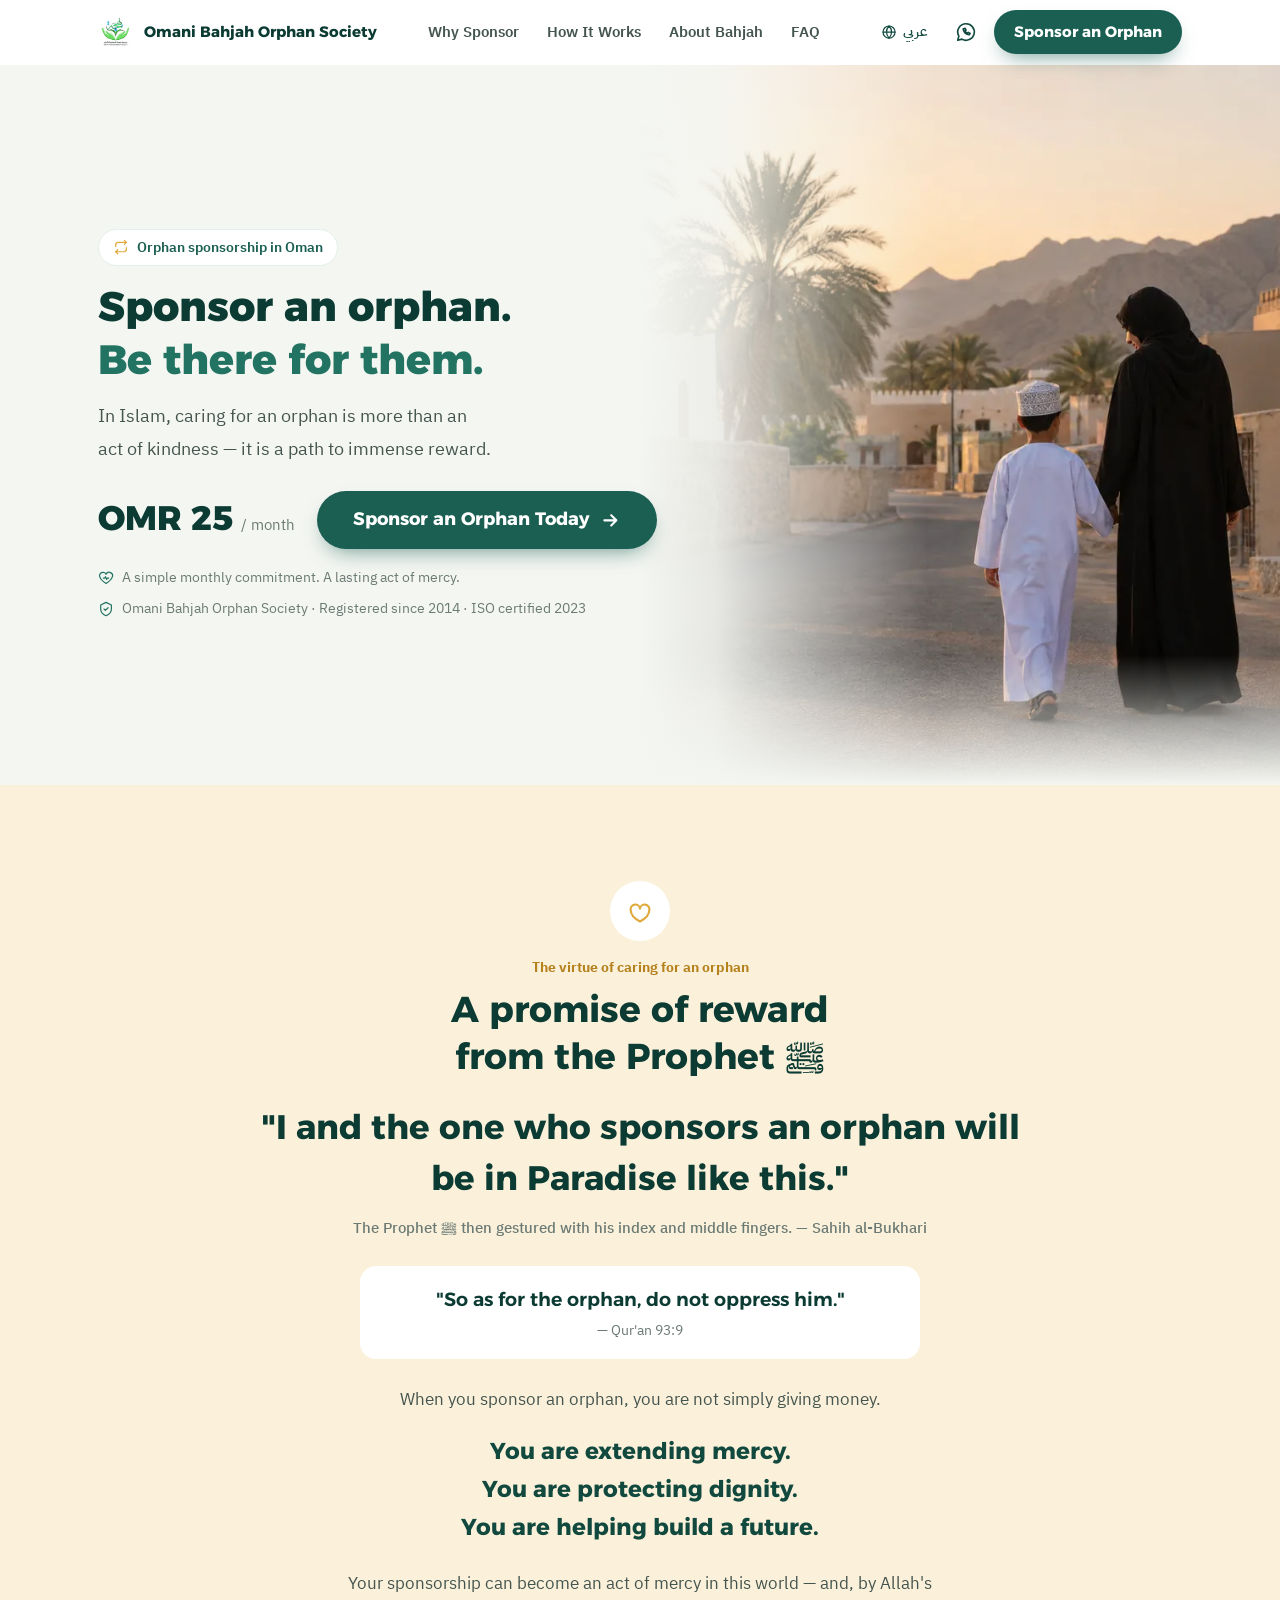
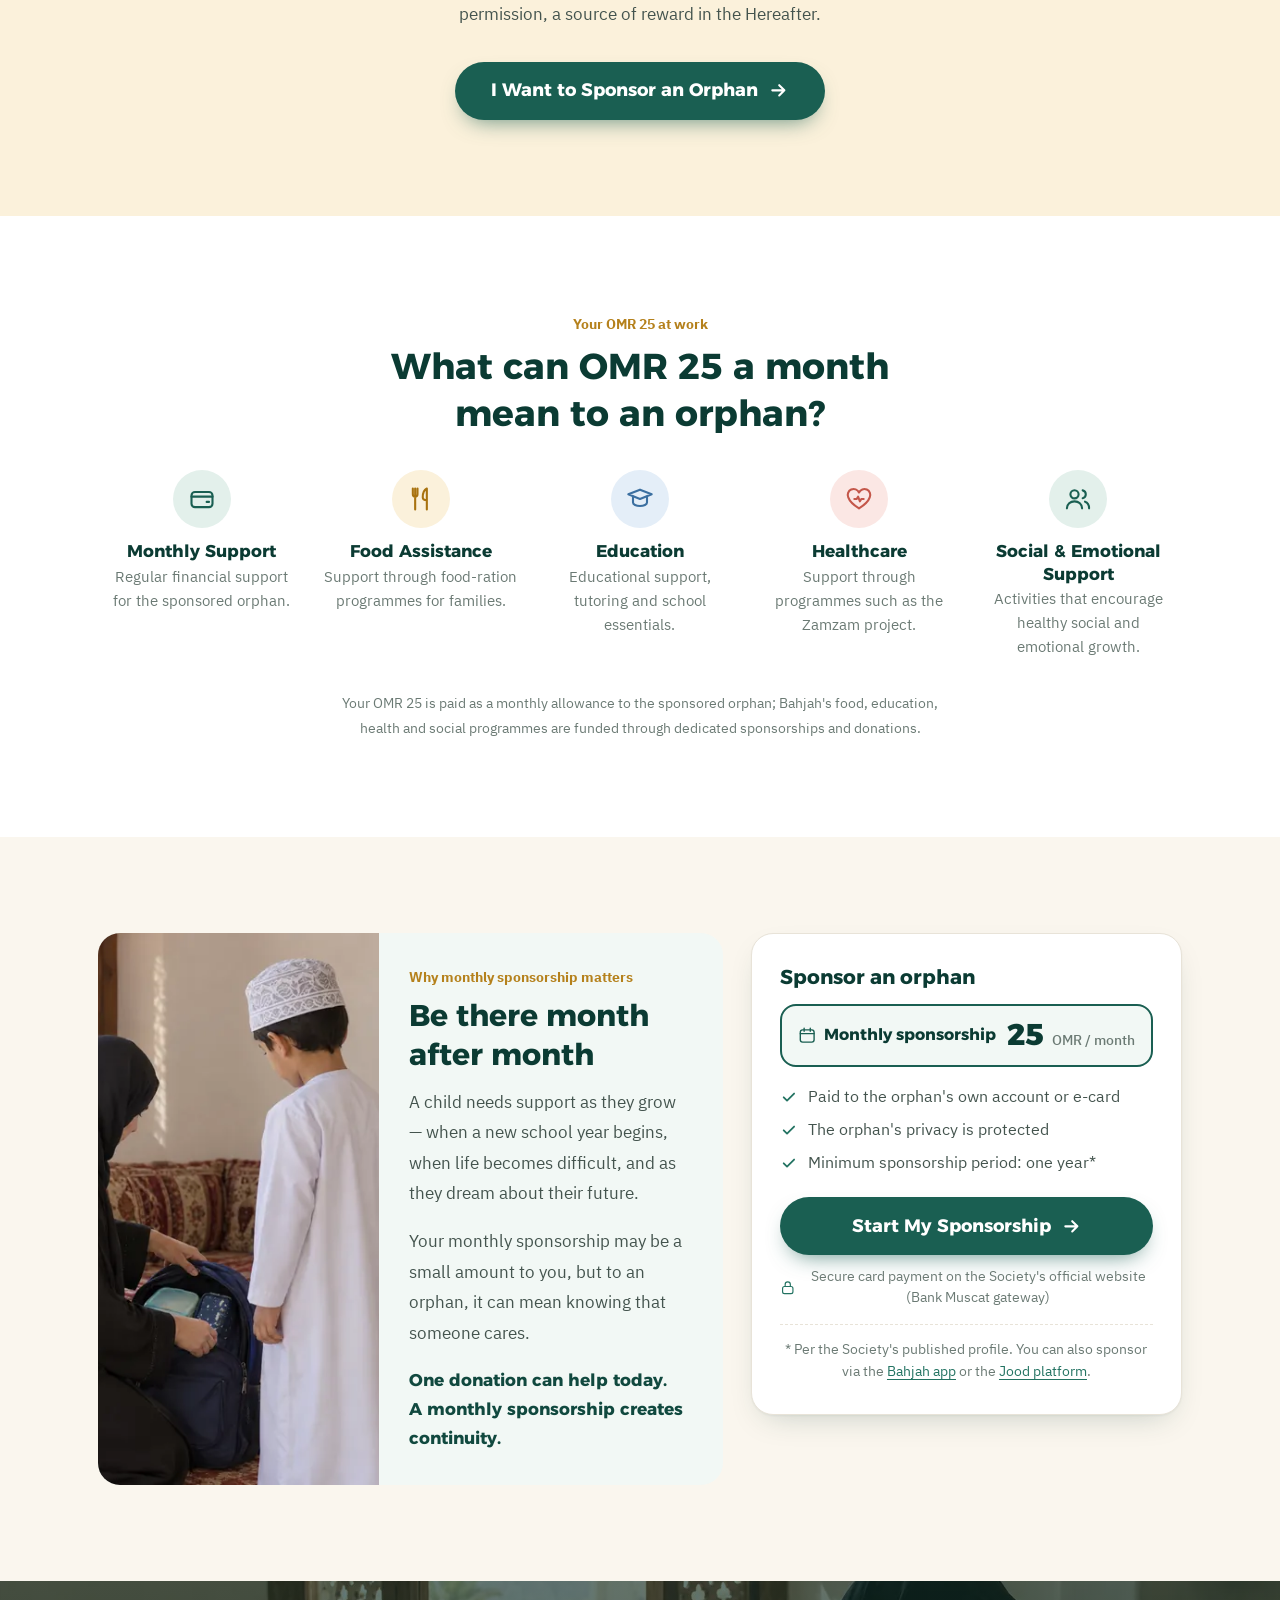
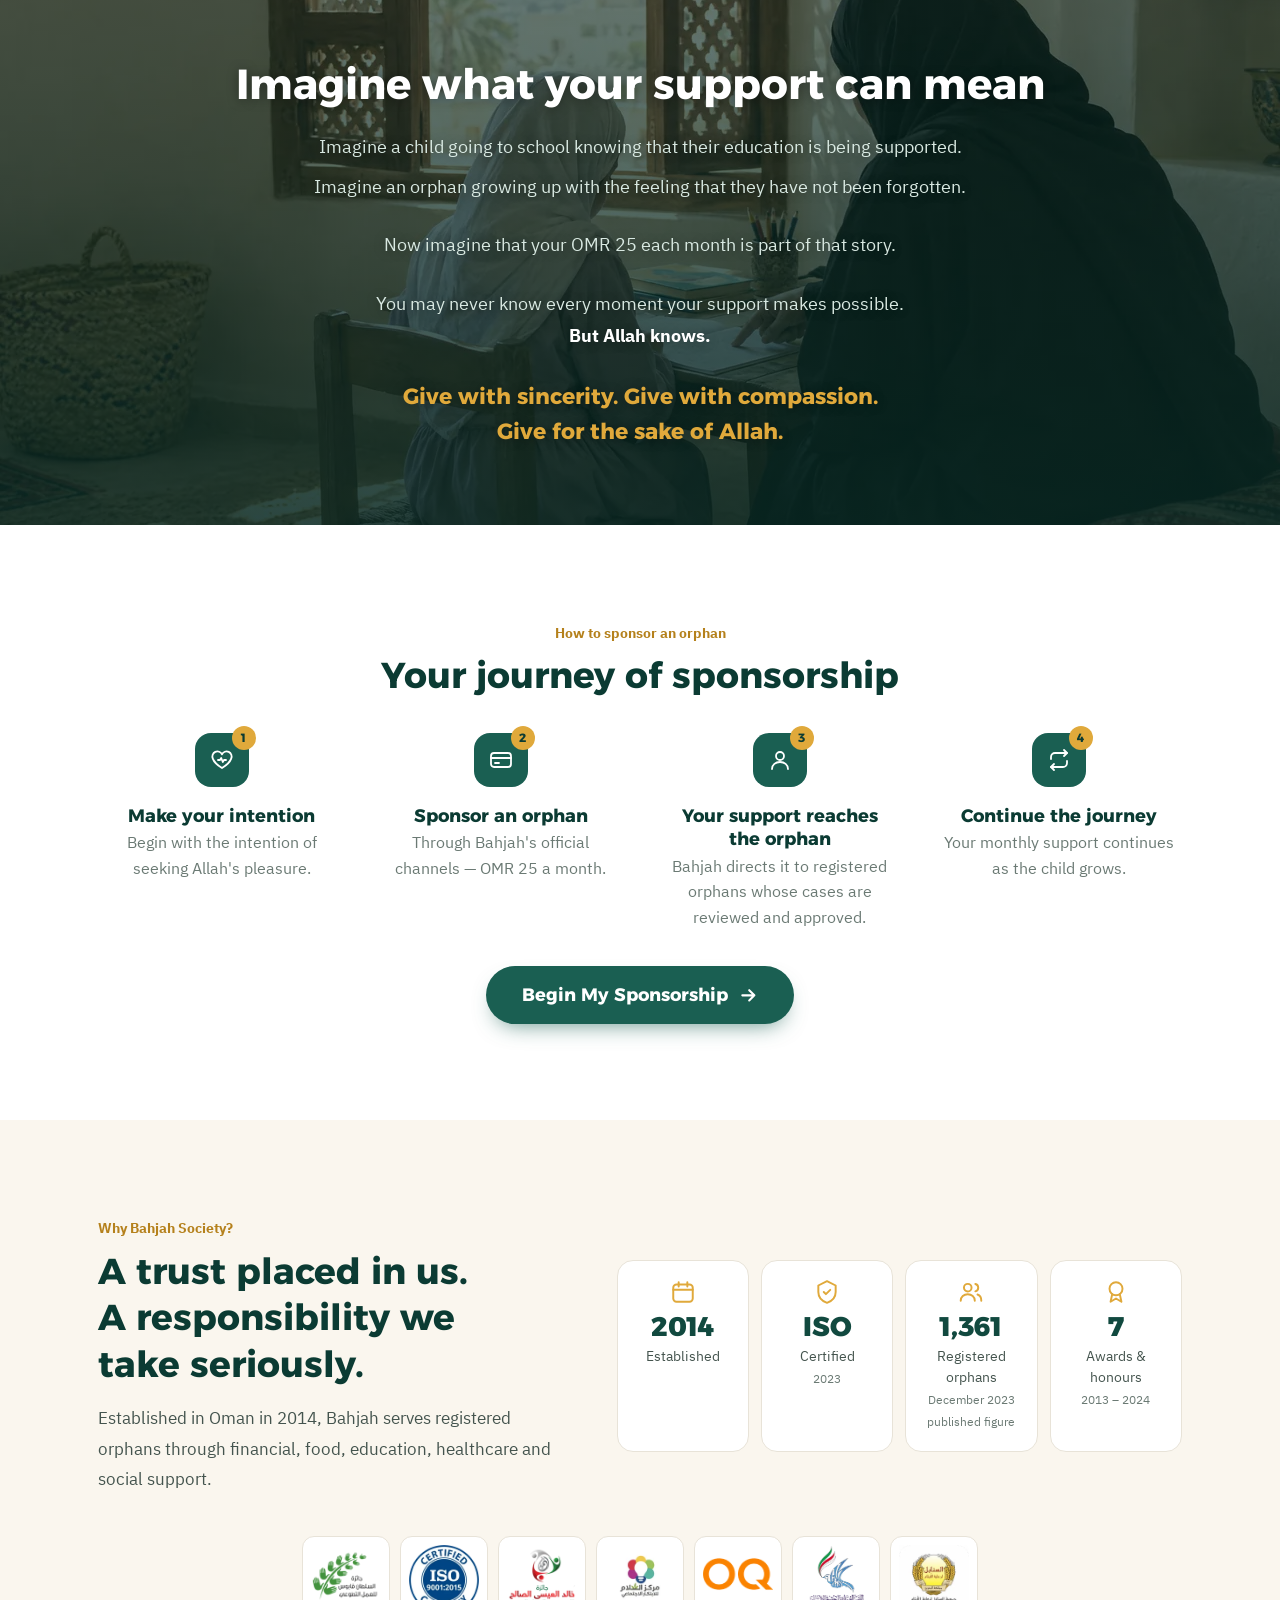
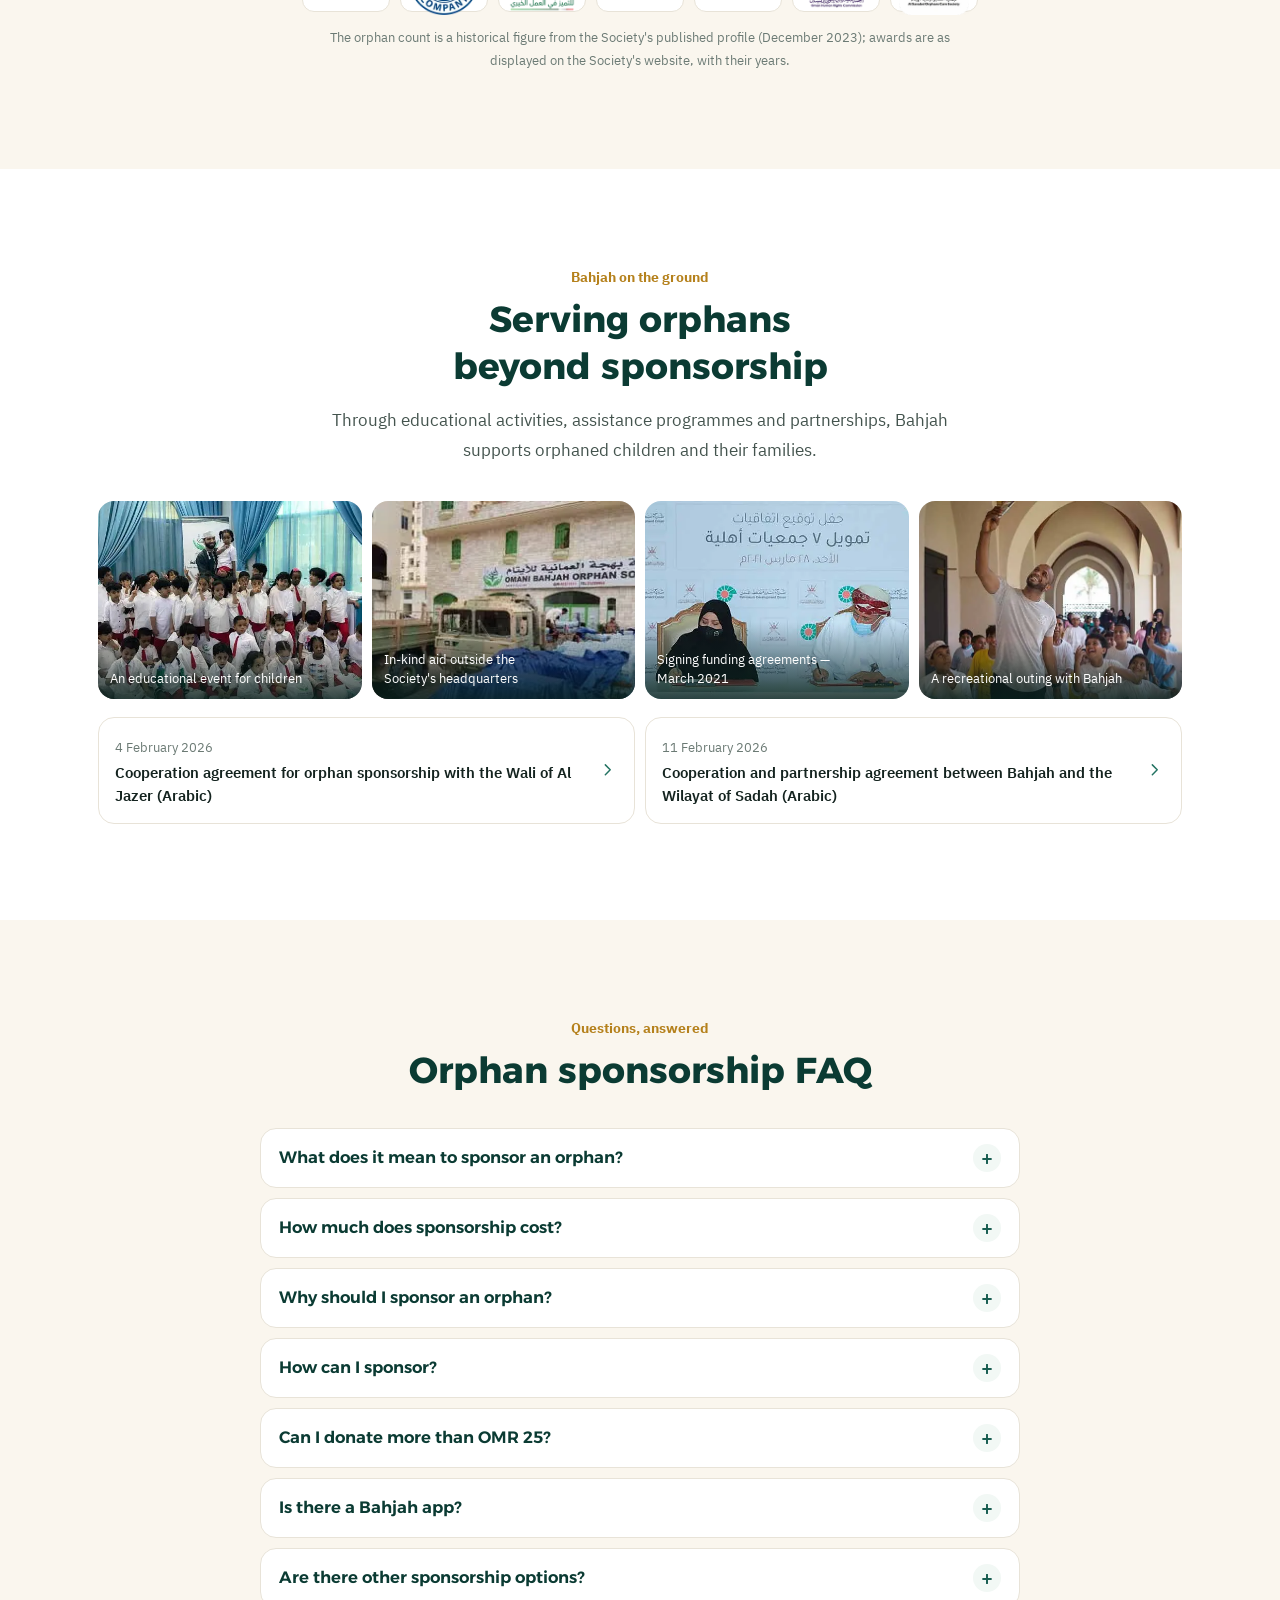
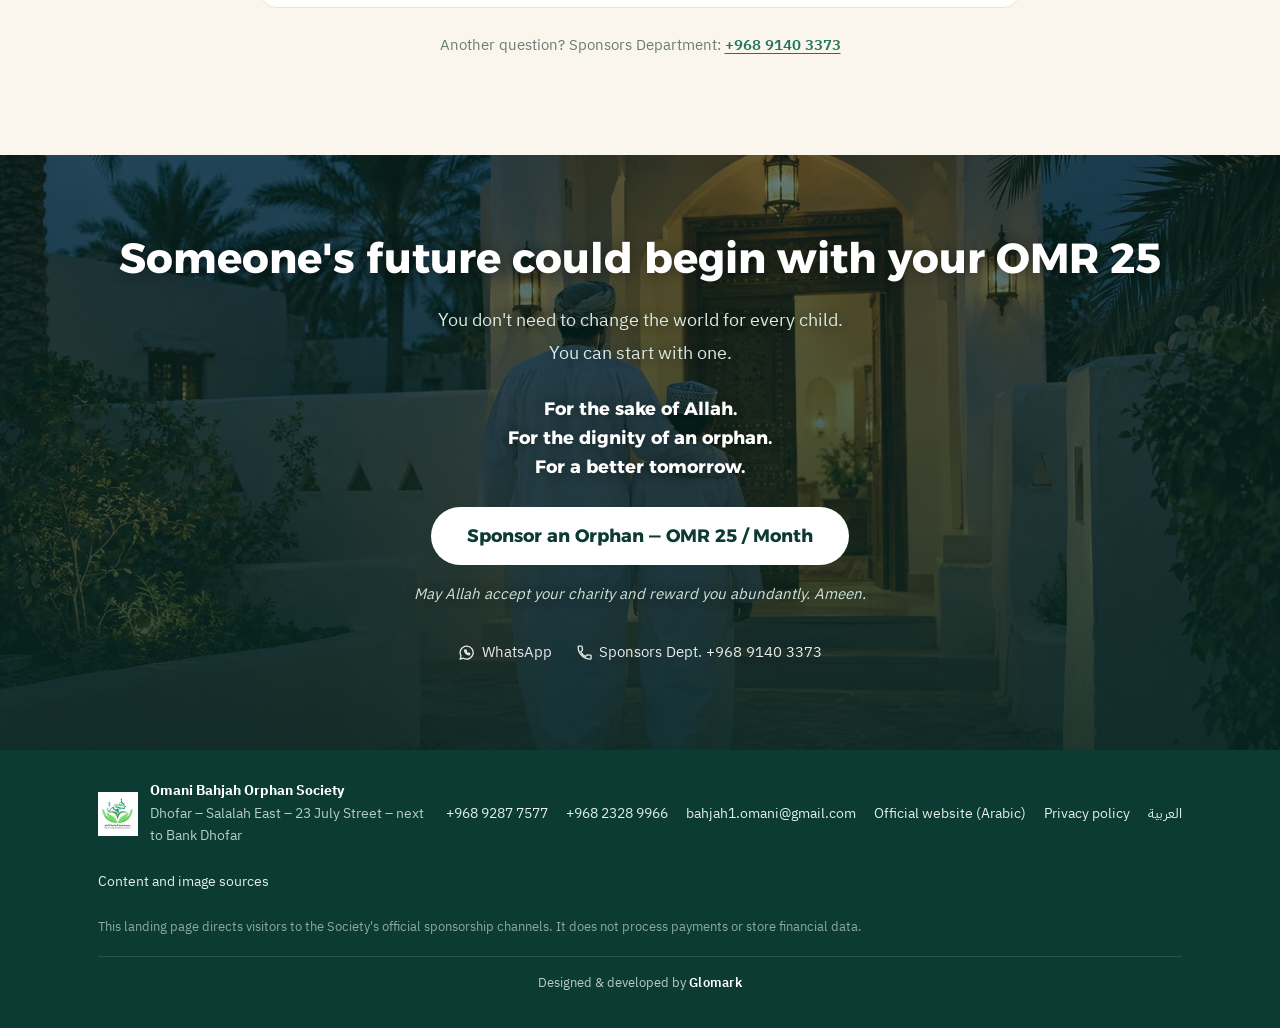
<file: en/index.html>
<!DOCTYPE html>
<html lang="en" dir="ltr">
<head>
<meta charset="UTF-8">
<meta name="viewport" content="width=device-width, initial-scale=1, viewport-fit=cover">
<title>Sponsor an Orphan in Oman | OMR 25 Monthly | Bahjah Society</title>
<meta name="description" content="Support an orphan in Oman with OMR 25 a month through the Omani Bahjah Orphan Society. Give with compassion, support a child's future and seek the reward of Allah.">
<!-- Update canonical + og:url when the final domain is connected -->
<link rel="canonical" href="https://lightsteelblue-raven-902597.hostingersite.com/en/">
<link rel="alternate" hreflang="ar" href="https://lightsteelblue-raven-902597.hostingersite.com/">
<link rel="alternate" hreflang="en" href="https://lightsteelblue-raven-902597.hostingersite.com/en/">
<link rel="alternate" hreflang="x-default" href="https://lightsteelblue-raven-902597.hostingersite.com/">

<meta property="og:type" content="website">
<meta property="og:locale" content="en_US">
<meta property="og:locale:alternate" content="ar_OM">
<meta property="og:site_name" content="Omani Bahjah Orphan Society">
<meta property="og:title" content="Sponsor an Orphan. Be There for Them. — OMR 25 / month">
<meta property="og:description" content="In Islam, caring for an orphan is a path to immense reward. For OMR 25 a month, help provide an orphan with care, stability and hope — with the Omani Bahjah Orphan Society.">
<meta property="og:image" content="https://lightsteelblue-raven-902597.hostingersite.com/assets/img/og-share.jpg">
<meta property="og:image:type" content="image/jpeg">
<meta property="og:image:width" content="1200">
<meta property="og:image:height" content="630">
<meta property="og:image:alt" content="An Omani boy in a dishdasha and kumma walking hand in hand with his guardian through an Omani neighbourhood at sunset">
<meta property="og:url" content="https://lightsteelblue-raven-902597.hostingersite.com/en/">
<meta name="twitter:card" content="summary_large_image">
<meta name="twitter:image" content="https://lightsteelblue-raven-902597.hostingersite.com/assets/img/og-share.jpg">
<meta name="twitter:site" content="@bahjah1_omani">
<meta name="robots" content="index, follow">
<meta name="theme-color" content="#0b3b33">

<link rel="icon" href="../assets/img/bahjah-logo.png">
<link rel="apple-touch-icon" href="../assets/img/bahjah-logo.png">
<link rel="preconnect" href="https://fonts.googleapis.com">
<link rel="preconnect" href="https://fonts.gstatic.com" crossorigin>
<link rel="stylesheet" href="https://fonts.googleapis.com/css2?family=Alexandria:wght@600;700;800&family=IBM+Plex+Sans+Arabic:wght@400;500;600;700&display=swap">
<link rel="preload" as="image" type="image/webp" href="../assets/img/bahjah-orphan-hero-1280.webp" imagesrcset="../assets/img/bahjah-orphan-hero-800.webp 800w, ../assets/img/bahjah-orphan-hero-1280.webp 1280w, ../assets/img/bahjah-orphan-hero-2000.webp 2000w" imagesizes="(min-width: 960px) 65vw, 100vw">
<link rel="stylesheet" href="../assets/css/styles.css?v=20261025b">
<script>document.documentElement.classList.add('js');</script>

<script type="application/ld+json">
{
  "@context": "https://schema.org",
  "@graph": [
    {
      "@type": "NGO",
      "name": "Omani Bahjah Orphan Society",
      "alternateName": "جمعية بهجة العمانية للأيتام",
      "url": "https://bahjah.org.om/wp/",
      "foundingDate": "2014-02-10",
      "email": "bahjah1.omani@gmail.com",
      "telephone": "+96892877577",
      "address": {
        "@type": "PostalAddress",
        "streetAddress": "23 July Street, next to Bank Dhofar",
        "addressLocality": "Salalah East",
        "addressRegion": "Dhofar",
        "addressCountry": "OM"
      },
      "sameAs": [
        "https://x.com/bahjah1_omani",
        "https://apps.apple.com/om/app/bahjah-association-for-orphans/id1574084411",
        "https://play.google.com/store/apps/details?id=om.digitalorbits.bahjah"
      ]
    },
    {
      "@type": "FAQPage",
      "mainEntity": [
        {
          "@type": "Question",
          "name": "What does it mean to sponsor an orphan?",
          "acceptedAnswer": {
            "@type": "Answer",
            "text": "Orphan sponsorship is one of Bahjah's core programmes. You commit to a monthly amount, and it is paid to an orphan registered with the Society through their own account or electronic card — protecting the child's privacy and dignity."
          }
        },
        {
          "@type": "Question",
          "name": "How much does sponsorship cost?",
          "acceptedAnswer": {
            "@type": "Answer",
            "text": "OMR 25 a month for one orphan. According to the Society's published profile, the minimum sponsorship period is one year."
          }
        },
        {
          "@type": "Question",
          "name": "Why should I sponsor an orphan?",
          "acceptedAnswer": {
            "@type": "Answer",
            "text": "Caring for orphans holds a special place in Islam. The Prophet ﷺ said: \"I and the one who sponsors an orphan will be in Paradise like this,\" gesturing with his index and middle fingers. Your sponsorship is an act of mercy today and, by Allah's permission, an opportunity for reward."
          }
        },
        {
          "@type": "Question",
          "name": "How can I sponsor?",
          "acceptedAnswer": {
            "@type": "Answer",
            "text": "By credit or debit card on Bahjah's official sponsorship page (Bank Muscat SmartPay gateway), through the Bahjah app, the Jood platform, or a bank standing-order form (Bank Dhofar or Bank Muscat)."
          }
        },
        {
          "@type": "Question",
          "name": "Can I donate more than OMR 25?",
          "acceptedAnswer": {
            "@type": "Answer",
            "text": "Yes. You can give further through the Society's official donations page, which includes options such as sadaqah, relief of hardship and zakat."
          }
        },
        {
          "@type": "Question",
          "name": "Is there a Bahjah app?",
          "acceptedAnswer": {
            "@type": "Answer",
            "text": "Yes. The Bahjah app lets you sponsor, donate and follow the Society's projects and urgent cases."
          }
        },
        {
          "@type": "Question",
          "name": "Are there other sponsorship options?",
          "acceptedAnswer": {
            "@type": "Answer",
            "text": "According to the Society's profile: food rations OMR 35, allowance plus food rations OMR 60, and health sponsorship (Zamzam project) OMR 10 a month. To register for these, please contact the Sponsors Department."
          }
        }
      ]
    }
  ]
}
</script>
</head>
<body>
<!-- Icon sprite -->
<svg width="0" height="0" style="position:absolute" aria-hidden="true">
  <symbol id="i-arrow" viewBox="0 0 24 24"><path d="M19 12H5M11 6l-6 6 6 6"/></symbol>
  <symbol id="i-wallet" viewBox="0 0 24 24"><rect x="3" y="6" width="18" height="13" rx="3"/><path d="M3 10h18M16 14.5h2"/></symbol>
  <symbol id="i-food" viewBox="0 0 24 24"><path d="M7 3v8M5 3v5a2 2 0 0 0 4 0V3M7 11v10M17 21V3c-2 1-3.5 3.5-3.5 7.5 0 1.5 1 2.5 3.5 2.5"/></symbol>
  <symbol id="i-book" viewBox="0 0 24 24"><path d="M2 8l10-4 10 4-10 4L2 8z"/><path d="M6 10v5c0 1.7 2.7 3 6 3s6-1.3 6-3v-5"/></symbol>
  <symbol id="i-heart" viewBox="0 0 24 24"><path d="M12 20s-7.5-4.6-9.2-9.4A4.9 4.9 0 0 1 12 6.4a4.9 4.9 0 0 1 9.2 4.2C19.5 15.4 12 20 12 20z"/><path d="M8 12h2l1.2-2 1.6 4 1.2-2h2"/></symbol>
  <symbol id="i-users" viewBox="0 0 24 24"><circle cx="9" cy="8" r="3.5"/><path d="M2.5 20c0-3.6 2.9-6 6.5-6s6.5 2.4 6.5 6M16 4.6a3.5 3.5 0 0 1 0 6.8M18 14.3c2.1.7 3.5 2.8 3.5 5.7"/></symbol>
  <symbol id="i-user" viewBox="0 0 24 24"><circle cx="12" cy="8" r="4"/><path d="M4 21c0-4.4 3.6-7 8-7s8 2.6 8 7"/></symbol>
  <symbol id="i-hands" viewBox="0 0 24 24"><path d="M12 21c-4-2-8-5-8-10a4 4 0 0 1 8-1 4 4 0 0 1 8 1c0 5-4 8-8 10z"/></symbol>
  <symbol id="i-card" viewBox="0 0 24 24"><rect x="2" y="5" width="20" height="14" rx="3"/><path d="M2 10h20M6 15h4"/></symbol>
  <symbol id="i-check" viewBox="0 0 24 24"><path d="M5 12.5l4.5 4.5L19 7.5"/></symbol>
  <symbol id="i-lock" viewBox="0 0 24 24"><rect x="4" y="10" width="16" height="11" rx="3"/><path d="M8 10V7a4 4 0 0 1 8 0v3"/></symbol>
  <symbol id="i-repeat" viewBox="0 0 24 24"><path d="M17 2l3 3-3 3"/><path d="M4 11V9a4 4 0 0 1 4-4h12M7 22l-3-3 3-3"/><path d="M20 13v2a4 4 0 0 1-4 4H4"/></symbol>
  <symbol id="i-calendar" viewBox="0 0 24 24"><rect x="3" y="5" width="18" height="16" rx="3"/><path d="M3 10h18M8 3v4M16 3v4"/></symbol>
  <symbol id="i-award" viewBox="0 0 24 24"><circle cx="12" cy="9" r="6"/><path d="M8.5 14l-1.5 7 5-3 5 3-1.5-7"/></symbol>
  <symbol id="i-shield" viewBox="0 0 24 24"><path d="M12 2l8 4v6c0 5-3.4 8.4-8 10-4.6-1.6-8-5-8-10V6l8-4z"/><path d="M9 12l2 2 4-4"/></symbol>
  <symbol id="i-phone" viewBox="0 0 24 24"><path d="M6.6 10.8a15.1 15.1 0 0 0 6.6 6.6l2.2-2.2c.3-.3.7-.4 1-.2 1.1.4 2.3.6 3.6.6.6 0 1 .4 1 1V20c0 .6-.4 1-1 1A17 17 0 0 1 3 4c0-.6.4-1 1-1h3.5c.6 0 1 .4 1 1 0 1.3.2 2.5.6 3.6.1.3 0 .7-.2 1z"/></symbol>
  <symbol id="i-whatsapp" viewBox="0 0 24 24"><path d="M12 3a9 9 0 0 0-7.8 13.5L3 21l4.6-1.2A9 9 0 1 0 12 3z"/><path d="M9 8.5c0 3.5 3 6.5 6.5 6.5l1-1.5-2-1-1 1c-1-.5-2-1.5-2.5-2.5l1-1-1-2-2 1z"/></symbol>
  <symbol id="i-globe" viewBox="0 0 24 24"><circle cx="12" cy="12" r="9"/><path d="M3 12h18M12 3c2.5 2.6 3.8 5.6 3.8 9s-1.3 6.4-3.8 9c-2.5-2.6-3.8-5.6-3.8-9S9.5 5.6 12 3z"/></symbol>
  <symbol id="i-app" viewBox="0 0 24 24"><rect x="6" y="2" width="12" height="20" rx="3"/><path d="M11 18h2"/></symbol>
  <symbol id="i-chev" viewBox="0 0 24 24"><path d="M15 6l-6 6 6 6"/></symbol>
</svg>

<a class="skip-link" href="#main">Skip to content</a>

<!-- ============ HEADER ============ -->
<header class="site-header" id="siteHeader">
  <div class="wrap header-inner">
    <a class="brand" href="#hero" aria-label="Omani Bahjah Orphan Society">
      <img src="../assets/img/bahjah-logo.webp" alt="Omani Bahjah Orphan Society logo" width="36" height="40">
      <span class="brand-name">Omani Bahjah Orphan Society</span>
    </a>
    <nav class="header-nav" aria-label="Page sections">
      <a href="#hadith" data-track="nav" data-cta-id="nav_why">Why Sponsor</a>
      <a href="#how" data-track="nav" data-cta-id="nav_how">How It Works</a>
      <a href="#trust" data-track="nav" data-cta-id="nav_trust">About Bahjah</a>
      <a href="#faq" data-track="nav" data-cta-id="nav_faq">FAQ</a>
    </nav>
    <div class="header-actions">
      <a class="lang-btn" href="../" hreflang="ar" lang="ar" data-lang-switch data-track="lang" data-cta-id="header_lang_ar" aria-label="التبديل إلى العربية"><svg><use href="#i-globe"/></svg>عربي</a>
      <a class="icon-btn" href="https://wa.me/96892877577" data-track="whatsapp" data-cta-id="header_whatsapp" aria-label="Contact us on WhatsApp" rel="noopener"><svg><use href="#i-whatsapp"/></svg></a>
      <a class="btn btn-primary btn-sm header-cta" href="https://bahjah.org.om/wp/product/%D8%A8%D8%B1%D9%86%D8%A7%D9%85%D8%AC-%D9%83%D9%81%D8%A7%D9%84%D8%A9-%D9%8A%D8%AA%D9%8A%D9%85/" data-track="sponsor" data-cta-id="header_cta">Sponsor an Orphan</a>
    </div>
  </div>
</header>

<main id="main">

<!-- ============ 1. HERO ============ -->
<section class="hero" id="hero" aria-labelledby="hero-title">
  <div class="wrap hero-grid">
    <figure class="hero-media">
      <img src="../assets/img/bahjah-orphan-hero-1280.webp"
           srcset="../assets/img/bahjah-orphan-hero-800.webp 800w, ../assets/img/bahjah-orphan-hero-1280.webp 1280w, ../assets/img/bahjah-orphan-hero-2000.webp 2000w"
           sizes="(min-width: 960px) 65vw, 100vw" width="1280" height="850" fetchpriority="high"
           alt="An Omani boy in a dishdasha and kumma walking hand in hand with his guardian through an Omani neighbourhood at sunset"
           data-credit="Illustrative image generated with Higgsfield AI for this campaign — not a Bahjah beneficiary">
    </figure>
    <div class="hero-copy">
      <span class="eyebrow"><svg><use href="#i-repeat"/></svg> Orphan sponsorship in Oman</span>
      <h1 id="hero-title">Sponsor an orphan. <span class="accent">Be there for them.</span></h1>
      <p class="lede">In Islam, caring for an orphan is more than an act of kindness — it is a path to immense reward.</p>
      <div class="hero-cta">
        <p class="price-tag"><b>OMR 25</b><span>/ month</span></p>
        <a class="btn btn-primary btn-lg" href="https://bahjah.org.om/wp/product/%D8%A8%D8%B1%D9%86%D8%A7%D9%85%D8%AC-%D9%83%D9%81%D8%A7%D9%84%D8%A9-%D9%8A%D8%AA%D9%8A%D9%85/" data-track="sponsor" data-cta-id="hero_primary">Sponsor an Orphan Today <svg class="flip"><use href="#i-arrow"/></svg></a>
      </div>
      <p class="hero-note"><svg><use href="#i-heart"/></svg> A simple monthly commitment. A lasting act of mercy.</p>
      <p class="hero-note"><svg><use href="#i-shield"/></svg> Omani Bahjah Orphan Society · Registered since 2014 · ISO certified 2023</p>
    </div>
  </div>
</section>

<!-- ============ 2. HADITH + QUR'AN ============ -->
<section class="section hadith-band" id="hadith" aria-labelledby="hadith-title">
  <div class="wrap reveal">
    <span class="hadith-mark" aria-hidden="true"><svg><use href="#i-hands"/></svg></span>
    <span class="kicker">The virtue of caring for an orphan</span>
    <h2 id="hadith-title">A promise of reward from the Prophet <span class="saw">ﷺ</span></h2>
    <blockquote class="hadith-quote">"I and the one who sponsors an orphan will be in Paradise like this."<cite>The Prophet <span class="saw">ﷺ</span> then gestured with his index and middle fingers. — Sahih al-Bukhari</cite></blockquote>
    <blockquote class="verse">"So as for the orphan, do not oppress him."<cite>— Qur'an 93:9</cite></blockquote>
    <p class="prose">When you sponsor an orphan, you are not simply giving money.</p>
    <p class="cadence"><span>You are extending mercy.</span><span>You are protecting dignity.</span><span>You are helping build a future.</span></p>
    <p class="prose">Your sponsorship can become an act of mercy in this world — and, by Allah's permission, a source of reward in the Hereafter.</p>
    <a class="btn btn-primary btn-lg" href="https://bahjah.org.om/wp/product/%D8%A8%D8%B1%D9%86%D8%A7%D9%85%D8%AC-%D9%83%D9%81%D8%A7%D9%84%D8%A9-%D9%8A%D8%AA%D9%8A%D9%85/" data-track="sponsor" data-cta-id="hadith_cta">I Want to Sponsor an Orphan <svg class="flip"><use href="#i-arrow"/></svg></a>
  </div>
</section>

<!-- ============ 3. OMR 25 IMPACT ============ -->
<section class="section" id="covers" aria-labelledby="covers-title">
  <div class="wrap">
    <div class="section-head reveal">
      <span class="kicker">Your OMR 25 at work</span>
      <h2 id="covers-title">What can OMR 25 a month mean to an orphan?</h2>
    </div>
    <ul class="covers reveal">
      <li class="cover"><span class="cover-ico"><svg><use href="#i-wallet"/></svg></span><h3>Monthly Support</h3><p>Regular financial support for the sponsored orphan.</p></li>
      <li class="cover"><span class="cover-ico"><svg><use href="#i-food"/></svg></span><h3>Food Assistance</h3><p>Support through food-ration programmes for families.</p></li>
      <li class="cover"><span class="cover-ico"><svg><use href="#i-book"/></svg></span><h3>Education</h3><p>Educational support, tutoring and school essentials.</p></li>
      <li class="cover"><span class="cover-ico"><svg><use href="#i-heart"/></svg></span><h3>Healthcare</h3><p>Support through programmes such as the Zamzam project.</p></li>
      <li class="cover"><span class="cover-ico"><svg><use href="#i-users"/></svg></span><h3>Social &amp; Emotional Support</h3><p>Activities that encourage healthy social and emotional growth.</p></li>
    </ul>
    <p class="covers-note">Your OMR 25 is paid as a monthly allowance to the sponsored orphan; Bahjah's food, education, health and social programmes are funded through dedicated sponsorships and donations.</p>
  </div>
</section>

<!-- ============ 4. MONTHLY SPONSORSHIP + SPONSOR CARD ============ -->
<section class="section section-sand" id="sponsor" aria-labelledby="need-title">
  <div class="wrap need-grid">
    <article class="need-story reveal">
      <img src="../assets/img/bahjah-orphan-monthly-support-1200.webp" srcset="../assets/img/bahjah-orphan-monthly-support-800.webp 800w, ../assets/img/bahjah-orphan-monthly-support-1200.webp 1200w" sizes="(min-width: 960px) 30vw, 100vw" alt="A guardian packing a school bag for an Omani boy at home in the morning" width="1200" height="896" loading="lazy" data-credit="Illustrative image generated with Higgsfield AI for this campaign — not a Bahjah beneficiary">
      <div class="need-body">
        <span class="kicker">Why monthly sponsorship matters</span>
        <h2 id="need-title">Be there month after month</h2>
        <p>A child needs support as they grow — when a new school year begins, when life becomes difficult, and as they dream about their future.</p>
        <p>Your monthly sponsorship may be a small amount to you, but to an orphan, it can mean knowing that someone cares.</p>
        <p class="need-close">One donation can help today.<br>A monthly sponsorship creates continuity.</p>
      </div>
    </article>

    <aside class="sponsor-card reveal" aria-labelledby="card-title">
      <h3 id="card-title">Sponsor an orphan</h3>
      <div class="plan-opt">
        <b><svg><use href="#i-calendar"/></svg> Monthly sponsorship</b>
        <span class="plan-amount">25 <small>OMR / month</small></span>
      </div>
      <ul class="checks">
        <li><svg><use href="#i-check"/></svg>Paid to the orphan's own account or e-card</li>
        <li><svg><use href="#i-check"/></svg>The orphan's privacy is protected</li>
        <li><svg><use href="#i-check"/></svg>Minimum sponsorship period: one year*</li>
      </ul>
      <a class="btn btn-primary btn-lg btn-block" href="https://bahjah.org.om/wp/product/%D8%A8%D8%B1%D9%86%D8%A7%D9%85%D8%AC-%D9%83%D9%81%D8%A7%D9%84%D8%A9-%D9%8A%D8%AA%D9%8A%D9%85/" data-track="sponsor" data-cta-id="card_primary">Start My Sponsorship <svg class="flip"><use href="#i-arrow"/></svg></a>
      <p class="secure"><svg><use href="#i-lock"/></svg> Secure card payment on the Society's official website (Bank Muscat gateway)</p>
      <p class="alt-link">* Per the Society's published profile. You can also sponsor via the <a href="https://play.google.com/store/apps/details?id=om.digitalorbits.bahjah" target="_blank" rel="noopener" data-track="app" data-cta-id="card_app">Bahjah app</a> or the <a href="https://jood.om/en/Donate/Initiative/3a0f60a4-f1f5-4102-8a44-b09c0000b09c" target="_blank" rel="noopener" data-track="jood" data-cta-id="card_jood">Jood platform</a>.</p>
    </aside>
  </div>
</section>

<!-- ============ 5. IMAGINE ============ -->
<section class="final imagine" id="imagine" aria-labelledby="imagine-title">
  <div class="final-bg" aria-hidden="true"><img src="../assets/img/bahjah-orphan-education-1280.webp" srcset="../assets/img/bahjah-orphan-education-800.webp 800w, ../assets/img/bahjah-orphan-education-1280.webp 1280w, ../assets/img/bahjah-orphan-education-2000.webp 2000w" sizes="100vw" alt="" width="1280" height="724" loading="lazy"></div>
  <div class="wrap final-inner reveal">
    <h2 id="imagine-title">Imagine what your support can mean</h2>
    <p class="img-lines"><span>Imagine a child going to school knowing that their education is being supported.</span><span>Imagine an orphan growing up with the feeling that they have not been forgotten.</span></p>
    <p>Now imagine that your OMR 25 each month is part of that story.</p>
    <p>You may never know every moment your support makes possible.<br><b>But Allah knows.</b></p>
    <p class="imagine-close">Give with sincerity. Give with compassion.<br>Give for the sake of Allah.</p>
  </div>
</section>

<!-- ============ 6. HOW IT WORKS ============ -->
<section class="section" id="how" aria-labelledby="how-title">
  <div class="wrap">
    <div class="section-head reveal">
      <span class="kicker">How to sponsor an orphan</span>
      <h2 id="how-title">Your journey of sponsorship</h2>
    </div>
    <ol class="steps reveal">
      <li class="step"><span class="step-ico"><svg><use href="#i-heart"/></svg></span><div><h3>Make your intention</h3><p>Begin with the intention of seeking Allah's pleasure.</p></div></li>
      <li class="step"><span class="step-ico"><svg><use href="#i-card"/></svg></span><div><h3>Sponsor an orphan</h3><p>Through Bahjah's official channels — OMR 25 a month.</p></div></li>
      <li class="step"><span class="step-ico"><svg><use href="#i-user"/></svg></span><div><h3>Your support reaches the orphan</h3><p>Bahjah directs it to registered orphans whose cases are reviewed and approved.</p></div></li>
      <li class="step"><span class="step-ico"><svg><use href="#i-repeat"/></svg></span><div><h3>Continue the journey</h3><p>Your monthly support continues as the child grows.</p></div></li>
    </ol>
    <div class="steps-cta"><a class="btn btn-primary btn-lg" href="https://bahjah.org.om/wp/product/%D8%A8%D8%B1%D9%86%D8%A7%D9%85%D8%AC-%D9%83%D9%81%D8%A7%D9%84%D8%A9-%D9%8A%D8%AA%D9%8A%D9%85/" data-track="sponsor" data-cta-id="how_cta">Begin My Sponsorship <svg class="flip"><use href="#i-arrow"/></svg></a></div>
  </div>
</section>

<!-- ============ 7. TRUST / BAHJAH ============ -->
<section class="section section-sand" id="trust" aria-labelledby="trust-title">
  <div class="wrap">
    <div class="why-grid">
      <div class="section-head reveal">
        <span class="kicker">Why Bahjah Society?</span>
        <h2 id="trust-title">A trust placed in us.<br>A responsibility we <span class="nowrap">take seriously.</span></h2>
        <p>Established in Oman in 2014, Bahjah serves registered orphans through financial, food, education, healthcare and social support.</p>
      </div>
      <ul class="facts reveal">
        <li class="fact"><svg class="fact-ico"><use href="#i-calendar"/></svg><b>2014</b><span>Established</span></li>
        <li class="fact"><svg class="fact-ico"><use href="#i-shield"/></svg><b>ISO</b><span>Certified</span><small>2023</small></li>
        <li class="fact"><svg class="fact-ico"><use href="#i-users"/></svg><b>1,361</b><span>Registered orphans</span><small>December 2023 published figure</small></li>
        <li class="fact"><svg class="fact-ico"><use href="#i-award"/></svg><b>7</b><span>Awards &amp; honours</span><small>2013 – 2024</small></li>
      </ul>
    </div>
    <ul class="awards reveal" aria-label="The Society's awards and certificates">
      <li><img src="../assets/img/awards/qaboos.webp" alt="Sultan Qaboos Award for Voluntary Work, 2013" title="Sultan Qaboos Award for Voluntary Work — 2013" width="64" height="64" loading="lazy"></li>
      <li><img src="../assets/img/awards/iso.webp" alt="ISO certificate, 2023" title="ISO certificate — 2023" width="64" height="64" loading="lazy"></li>
      <li><img src="../assets/img/awards/alissa.webp" alt="Khalid Al-Essa Al-Saleh Award, 2024" title="Khalid Al-Essa Al-Saleh Award — 2024" width="64" height="64" loading="lazy"></li>
      <li><img src="../assets/img/awards/salam.webp" alt="Distinguished International Institution Award for Social Innovation, 2023" title="Social innovation, Bahrain — 2023" width="64" height="47" loading="lazy"></li>
      <li><img src="../assets/img/awards/oq.webp" alt="First place in the Sultanate at the OQ level, 2020" title="OQ — 2020" width="64" height="40" loading="lazy"></li>
      <li><img src="../assets/img/awards/ohrc.webp" alt="Honoured by the Human Rights Commission, 2019" title="Human Rights Commission — 2019" width="64" height="58" loading="lazy"></li>
      <li><img src="../assets/img/awards/sanabel.webp" alt="Al Sanabel Award for Service Excellence, 2016" title="Al Sanabel Award — 2016" width="64" height="64" loading="lazy"></li>
    </ul>
    <p class="awards-note">The orphan count is a historical figure from the Society's published profile (December 2023); awards are as displayed on the Society's website, with their years.</p>
  </div>
</section>

<!-- ============ 8. ACTIVITIES ============ -->
<section class="section" id="news" aria-labelledby="news-title">
  <div class="wrap">
    <div class="section-head reveal">
      <span class="kicker">Bahjah on the ground</span>
      <h2 id="news-title">Serving orphans beyond sponsorship</h2>
      <p>Through educational activities, assistance programmes and partnerships, Bahjah supports orphaned children and their families.</p>
    </div>
    <ul class="gallery reveal" aria-label="Photos from the Society's activities">
      <li><figure><img src="../assets/img/program-education.webp" alt="School students at a Bahjah Society event" width="689" height="382" loading="lazy"><figcaption>An educational event for children</figcaption></figure></li>
      <li><figure><img src="../assets/img/program-aid-supplies.webp" alt="In-kind aid outside the Omani Bahjah Orphan Society building" width="346" height="201" loading="lazy"><figcaption>In-kind aid outside the Society's headquarters</figcaption></figure></li>
      <li><figure><img src="../assets/img/photo-signing.webp" alt="Signing of funding agreements for civil associations" width="691" height="384" loading="lazy"><figcaption>Signing funding agreements — March 2021</figcaption></figure></li>
      <li><figure><img src="../assets/img/photo-outing.webp" alt="Children on a recreational outing organised by the Bahjah Society" width="691" height="399" loading="lazy"><figcaption>A recreational outing with Bahjah</figcaption></figure></li>
    </ul>
    <ul class="news-links reveal">
      <li><a href="https://bahjah.org.om/wp/%d8%aa%d9%88%d9%82%d9%8a%d8%b9-%d8%a7%d8%aa%d9%81%d8%a7%d9%82%d9%8a%d8%a9-%d8%aa%d8%b9%d8%a7%d9%88%d9%86-%d9%84%d9%83%d9%81%d8%a7%d9%84%d8%a9-%d8%a7%d9%84%d8%a3%d9%8a%d8%aa%d8%a7%d9%85-%d8%a8%d9%8a/" target="_blank" rel="noopener" data-track="news" data-cta-id="news_jazer"><span><time datetime="2026-02-04">4 February 2026</time><b>Cooperation agreement for orphan sponsorship with the Wali of Al Jazer (Arabic)</b></span><svg class="flip"><use href="#i-chev"/></svg></a></li>
      <li><a href="https://bahjah.org.om/wp/%d8%a5%d8%a8%d8%b1%d8%a7%d9%85-%d8%a7%d8%aa%d9%81%d8%a7%d9%82%d9%8a%d8%a9-%d8%aa%d8%b9%d8%a7%d9%88%d9%86-%d9%88%d8%b4%d8%b1%d8%a7%d9%83%d8%a9-%d8%a8%d9%8a%d9%86-%d8%a8%d9%87%d8%ac%d8%a9-%d8%a7%d9%84/" target="_blank" rel="noopener" data-track="news" data-cta-id="news_sadah"><span><time datetime="2026-02-11">11 February 2026</time><b>Cooperation and partnership agreement between Bahjah and the Wilayat of Sadah (Arabic)</b></span><svg class="flip"><use href="#i-chev"/></svg></a></li>
    </ul>
  </div>
</section>

<!-- ============ 9. FAQ ============ -->
<section class="section section-sand" id="faq" aria-labelledby="faq-title">
  <div class="wrap">
    <div class="section-head reveal">
      <span class="kicker">Questions, answered</span>
      <h2 id="faq-title">Orphan sponsorship FAQ</h2>
    </div>
    <div class="faq">
      <details>
        <summary>What does it mean to sponsor an orphan?</summary>
        <div><p>Orphan sponsorship is one of Bahjah's core programmes. You commit to a monthly amount, and it is paid to an orphan registered with the Society through their own account or electronic card — protecting the child's privacy and dignity.</p></div>
      </details>
      <details>
        <summary>How much does sponsorship cost?</summary>
        <div><p>OMR 25 a month for one orphan. According to the Society's published profile, the minimum sponsorship period is one year.</p></div>
      </details>
      <details>
        <summary>Why should I sponsor an orphan?</summary>
        <div><p>Caring for orphans holds a special place in Islam. The Prophet ﷺ said: "I and the one who sponsors an orphan will be in Paradise like this," gesturing with his index and middle fingers. Your sponsorship is an act of mercy today and, by Allah's permission, an opportunity for reward.</p></div>
      </details>
      <details>
        <summary>How can I sponsor?</summary>
        <div><p>By credit or debit card on Bahjah's official sponsorship page (Bank Muscat SmartPay gateway), through the Bahjah app, the Jood platform, or a <a href="https://bahjah.org.om/wp/%D8%A7%D9%84%D8%A7%D8%B3%D8%AA%D9%85%D8%A7%D8%B1%D8%A7%D8%AA/" target="_blank" rel="noopener" data-track="forms" data-cta-id="faq_forms">bank standing-order form</a> (Bank Dhofar or Bank Muscat).</p></div>
      </details>
      <details>
        <summary>Can I donate more than OMR 25?</summary>
        <div><p>Yes. You can give further through the Society's <a href="https://bahjah.org.om/wp/%D8%A7%D9%84%D8%AA%D8%A8%D8%B1%D8%B9%D8%A7%D8%AA/" target="_blank" rel="noopener" data-track="donations" data-cta-id="faq_donations">official donations page</a>, which includes options such as sadaqah, relief of hardship and zakat.</p></div>
      </details>
      <details>
        <summary>Is there a Bahjah app?</summary>
        <div>
          <p>Yes. The Bahjah app lets you sponsor, donate and follow the Society's projects and urgent cases.</p>
          <p class="app-links">
            <a class="btn btn-ghost btn-sm" href="https://apps.apple.com/om/app/bahjah-association-for-orphans/id1574084411" target="_blank" rel="noopener" data-track="app" data-cta-id="faq_app_ios"><svg><use href="#i-app"/></svg> App Store</a>
            <a class="btn btn-ghost btn-sm" href="https://play.google.com/store/apps/details?id=om.digitalorbits.bahjah" target="_blank" rel="noopener" data-track="app" data-cta-id="faq_app_android"><svg><use href="#i-app"/></svg> Google Play</a>
          </p>
        </div>
      </details>
      <details>
        <summary>Are there other sponsorship options?</summary>
        <div><p>According to the Society's profile: food rations OMR 35, allowance plus food rations OMR 60, and health sponsorship (Zamzam project) OMR 10 a month. To register for these, please contact the Sponsors Department.</p></div>
      </details>
    </div>
    <p class="faq-more">Another question? Sponsors Department: <a href="tel:+96891403373" data-track="contact" data-cta-id="faq_phone_sponsors">+968 9140 3373</a></p>
  </div>
</section>

<!-- ============ 10. FINAL CTA ============ -->
<section class="final" id="final" aria-labelledby="final-title">
  <div class="final-bg" aria-hidden="true"><img src="../assets/img/bahjah-orphan-final-cta-1280.webp" srcset="../assets/img/bahjah-orphan-final-cta-800.webp 800w, ../assets/img/bahjah-orphan-final-cta-1280.webp 1280w, ../assets/img/bahjah-orphan-final-cta-2000.webp 2000w" sizes="100vw" alt="" width="1280" height="724" loading="lazy"></div>
  <div class="wrap final-inner reveal">
    <h2 id="final-title">Someone's future could begin with your OMR 25</h2>
    <p>You don't need to change the world for every child.<br>You can start with one.</p>
    <p class="final-for"><span>For the sake of Allah.</span><span>For the dignity of an orphan.</span><span>For a better tomorrow.</span></p>
    <a class="btn btn-light btn-lg" href="https://bahjah.org.om/wp/product/%D8%A8%D8%B1%D9%86%D8%A7%D9%85%D8%AC-%D9%83%D9%81%D8%A7%D9%84%D8%A9-%D9%8A%D8%AA%D9%8A%D9%85/" data-track="sponsor" data-cta-id="final_primary"><span>Sponsor an Orphan — <span class="nowrap">OMR 25 / Month</span></span></a>
    <p class="final-dua">May Allah accept your charity and reward you abundantly. Ameen.</p>
    <div class="final-contact">
      <a href="https://wa.me/96892877577" data-track="whatsapp" data-cta-id="final_whatsapp" rel="noopener"><svg><use href="#i-whatsapp"/></svg> WhatsApp</a>
      <a href="tel:+96891403373" data-track="contact" data-cta-id="final_phone_sponsors"><svg><use href="#i-phone"/></svg> Sponsors Dept. +968 9140 3373</a>
    </div>
  </div>
</section>

</main>

<!-- ============ FOOTER ============ -->
<footer class="site-footer">
  <div class="wrap footer-grid">
    <div class="footer-brand">
      <img src="../assets/img/bahjah-logo.webp" alt="" width="40" height="44" loading="lazy">
      <p><b>Omani Bahjah Orphan Society</b><br>Dhofar – Salalah East – 23 July Street – next to Bank Dhofar</p>
    </div>
    <p class="footer-links">
      <a href="tel:+96892877577">+968 9287 7577</a>
      <a href="tel:+96823289966">+968 2328 9966</a>
      <a href="mailto:bahjah1.omani@gmail.com">bahjah1.omani@gmail.com</a>
      <a href="https://bahjah.org.om/wp/" target="_blank" rel="noopener">Official website (Arabic)</a>
      <a href="https://bahjah.org.om/wp/%d8%b3%d9%8a%d8%a7%d8%b3%d8%a9-%d8%a7%d9%84%d8%ae%d8%b5%d9%88%d8%b5%d9%8a%d8%a9/" target="_blank" rel="noopener">Privacy policy</a>
      <a href="../" hreflang="ar" lang="ar" data-lang-switch data-track="lang" data-cta-id="footer_lang_ar">العربية</a>
    </p>
    <details class="sources">
      <summary>Content and image sources</summary>
      <ul>
        <li>bahjah.org.om/wp/ — about, founding date, awards, contact details</li>
        <li>bahjah.org.om/wp/product/برنامج-كفالة-يتيم/ — sponsorship amount</li>
        <li>bahjah.org.om/wp/الاسئلة-الشائعة/ — payment methods (Bank Muscat SmartPay)</li>
        <li>bahjah.org.om/wp/المركز-الاعلامي/ — news</li>
        <li>Hero, monthly-sponsorship, "Imagine" and closing images: illustrative, AI-generated with Higgsfield for this campaign — not real Bahjah beneficiaries</li>
        <li>jood.om — "Sponsoring an orphan – Omani Bahjah Orphan Society"</li>
        <li>Society profile (CV-Print-Proof.pdf) — programmes, sponsorship options, 2023 statistics, activity photos</li>
      </ul>
    </details>
    <p class="copy">This landing page directs visitors to the Society's official sponsorship channels. It does not process payments or store financial data.</p>
    <p class="credit">Designed &amp; developed by <a href="https://glomark.om" target="_blank" rel="noopener" data-track="credit" data-cta-id="footer_glomark">Glomark</a></p>
  </div>
</footer>

<!-- ============ STICKY MOBILE CTA ============ -->
<div class="sticky-cta" id="stickyCta" aria-hidden="true">
  <span class="sticky-price"><b>OMR 25</b><small>a month</small></span>
  <a class="btn btn-primary" href="https://bahjah.org.om/wp/product/%D8%A8%D8%B1%D9%86%D8%A7%D9%85%D8%AC-%D9%83%D9%81%D8%A7%D9%84%D8%A9-%D9%8A%D8%AA%D9%8A%D9%85/" data-track="sponsor" data-cta-id="sticky_primary" tabindex="-1">Sponsor an Orphan</a>
</div>

<script src="../assets/js/main.js?v=20261003" defer></script>
</body>
</html>
</file>
<file: assets/css/styles.css>
/* Bahjah — Orphan Sponsorship landing page · v3 (Oct 2026)
   Calm, airy, mobile-first. One idea per section, one dominant CTA. */

:root {
  --teal-900: #0b3b33;
  --teal-800: #11493f;
  --teal-700: #1a5f52;
  --teal-600: #237362;
  --teal-100: #e3f0eb;
  --teal-50:  #f2f8f5;
  --gold-500: #e0a93b;
  --gold-100: #fbf1db;
  --rose-100: #fbe7e4;
  --rose-600: #c4574a;
  --sky-100:  #e4eef8;
  --sky-600:  #3b6fa0;
  --sand:  #faf6ee;
  --paper: #ffffff;
  --ink:   #14231f;
  --ink-2: #44544e;
  --muted: #6b7a74;
  --line:  #e8e3d8;
  --r-lg: 22px;
  --r-md: 16px;
  --r-sm: 12px;
  --shadow: 0 1px 2px rgba(11,59,51,.05), 0 12px 32px -14px rgba(11,59,51,.25);
  --gutter: 18px;
  --f-display: "Alexandria", "IBM Plex Sans Arabic", Tahoma, sans-serif;
  --f-body: "IBM Plex Sans Arabic", "Segoe UI", Tahoma, system-ui, sans-serif;
  color-scheme: light;
}

*, *::before, *::after { box-sizing: border-box; }
html { -webkit-text-size-adjust: 100%; scroll-behavior: smooth; scroll-padding-top: 72px; }
body {
  margin: 0; font-family: var(--f-body); font-size: 17px; line-height: 1.8;
  color: var(--ink); background: var(--paper); overflow-x: hidden;
  padding-bottom: 84px; -webkit-font-smoothing: antialiased;
}
img { max-width: 100%; height: auto; display: block; }
a { color: var(--teal-600); text-underline-offset: 3px; }
h1, h2, h3 { font-family: var(--f-display); color: var(--teal-900); line-height: 1.3; margin: 0 0 .45em; font-weight: 700; }
h1, h2 { text-wrap: balance; }
p, li, figcaption, small { text-wrap: pretty; }
h2 { font-size: clamp(24px, 6vw, 36px); }
h3 { font-size: 18px; }
p { margin: 0 0 1em; }
ul, ol { margin: 0; padding: 0; list-style: none; }
svg { width: 1.15em; height: 1.15em; fill: none; stroke: currentColor; stroke-width: 1.8; stroke-linecap: round; stroke-linejoin: round; flex: none; }
[dir="ltr"] .flip { transform: scaleX(-1); }

.wrap { width: 100%; max-width: 1140px; margin: 0 auto; padding: 0 var(--gutter); }
.center { text-align: center; }
.skip-link { position: absolute; inset-inline-start: 8px; top: -60px; background: var(--teal-900); color: #fff; padding: 8px 14px; border-radius: 10px; z-index: 100; }
.skip-link:focus { top: 8px; }
:focus-visible { outline: 3px solid var(--gold-500); outline-offset: 3px; border-radius: 8px; }

/* ---------- Buttons ---------- */
.btn {
  display: inline-flex; align-items: center; justify-content: center; gap: 10px;
  min-height: 52px; padding: 0 28px; border-radius: 999px; border: 2px solid transparent;
  font: 700 17px/1.2 var(--f-display); text-decoration: none; cursor: pointer; text-align: center;
  transition: transform .15s ease, box-shadow .15s ease, background-color .15s ease;
}
.btn-primary { background: var(--teal-700); color: #fff; box-shadow: 0 10px 22px -10px rgba(26,95,82,.7); }
.btn-primary:hover { background: var(--teal-800); transform: translateY(-1px); }
.btn-primary svg { stroke-width: 2.4; }
.btn-ghost { background: var(--paper); color: var(--teal-800); border-color: var(--line); }
.btn-ghost:hover { border-color: var(--teal-600); }
.btn-light { background: #fff; color: var(--teal-900); }
.btn-light:hover { transform: translateY(-1px); }
.btn-lg { min-height: 58px; font-size: 18px; padding: 0 34px; }
.btn-sm { min-height: 44px; font-size: 15px; padding: 0 18px; }
.btn-block { width: 100%; }

/* ---------- Header ---------- */
.site-header { position: sticky; top: 0; z-index: 40; background: rgba(255,255,255,.92); backdrop-filter: saturate(1.4) blur(10px); -webkit-backdrop-filter: saturate(1.4) blur(10px); border-bottom: 1px solid transparent; transition: border-color .2s; }
.site-header.is-scrolled { border-color: var(--line); }
.header-inner { display: flex; align-items: center; justify-content: space-between; gap: 10px; min-height: 64px; }
.brand { display: flex; align-items: center; gap: 10px; text-decoration: none; color: var(--teal-900); font: 700 15px/1.3 var(--f-display); }
.brand img { width: 36px; }
.brand-name { display: none; }
.header-actions { display: flex; align-items: center; gap: 6px; }
.lang-btn, .icon-btn { display: inline-flex; align-items: center; justify-content: center; gap: 6px; min-height: 44px; min-width: 44px; padding: 0 10px; border-radius: 999px; color: var(--teal-800); text-decoration: none; font-weight: 600; font-size: 14px; }
.lang-btn:hover, .icon-btn:hover { background: var(--teal-50); }
.icon-btn svg { width: 22px; height: 22px; }
.header-cta { display: none; }
.header-cta, .brand-name { white-space: nowrap; }
.header-nav { display: none; align-items: center; gap: 4px; }
.header-nav a { display: inline-flex; align-items: center; min-height: 44px; padding: 0 12px; border-radius: 999px; color: var(--ink-2); text-decoration: none; font: 600 15px/1 var(--f-body); white-space: nowrap; transition: color .2s, background .2s; }
.header-nav a:hover { color: var(--teal-900); background: var(--teal-50); }

/* ---------- Hero ---------- */
.hero { position: relative; background: linear-gradient(180deg, var(--teal-50), var(--paper)); overflow: hidden; }
.hero-grid { display: grid; }
.hero-media { position: relative; margin: 0 calc(var(--gutter) * -1); }
.hero-media img { width: 100%; aspect-ratio: 4 / 3; object-fit: cover; object-position: 48% 55%; }
.hero-media::after { content: ""; position: absolute; inset: auto 0 0 0; height: 45%; background: linear-gradient(0deg, var(--paper), transparent); }
.hero-copy { position: relative; padding: 0 0 44px; margin-top: -40px; z-index: 1; }
.eyebrow { display: inline-flex; align-items: center; gap: 8px; font-size: 14px; font-weight: 600; color: var(--teal-700); background: var(--paper); border: 1px solid var(--teal-100); padding: 5px 14px; border-radius: 999px; margin-bottom: 14px; }
.eyebrow svg { color: var(--gold-500); }
.hero h1 { font-size: clamp(30px, 8vw, 46px); font-weight: 800; margin-bottom: 14px; }
.hero h1 .accent { color: var(--teal-600); display: block; }
.lede { font-size: 18px; color: var(--ink-2); max-width: 30em; margin-bottom: 26px; text-wrap: balance; }
.hero-cta { display: flex; flex-direction: column; align-items: stretch; gap: 14px; }
.hero-cta .btn { width: 100%; }
.price-tag { display: flex; align-items: baseline; gap: 8px; margin: 0; color: var(--teal-900); }
.price-tag b { font: 800 34px/1 var(--f-display); }
.price-tag span { font-size: 15px; color: var(--muted); }
.hero-note { display: flex; align-items: center; gap: 8px; margin: 16px 0 0; font-size: 14px; color: var(--muted); }
.hero-note svg { color: var(--teal-600); }
.hero-note + .hero-note { margin-top: 6px; }
div.lede p { margin: 0 0 .7em; }
div.lede p:last-child { margin-bottom: 0; }

/* ---------- Section scaffolding ---------- */
.section { padding: 56px 0; }
.section-sand { background: var(--sand); }
.section-head { max-width: 640px; margin: 0 auto 34px; text-align: center; }
.section-head p { color: var(--ink-2); margin: 0; }
.section-head p + p { margin-top: .8em; }
.nowrap { white-space: nowrap; }
@media (max-width: 420px) { .btn-lg { padding: 0 20px; font-size: 17px; } }
.kicker { display: block; font-size: 14px; font-weight: 700; color: #b5811c; margin-bottom: 6px; }

/* ---------- Covers (icon row) ---------- */
.covers { display: grid; grid-template-columns: repeat(2, 1fr); gap: 28px 12px; }
.cover { text-align: center; padding: 0 6px; }
.cover-ico { width: 58px; height: 58px; margin: 0 auto 12px; border-radius: 50%; display: grid; place-items: center; background: var(--teal-100); color: var(--teal-700); }
.cover-ico svg { width: 28px; height: 28px; }
.cover:nth-child(2) .cover-ico { background: var(--gold-100); color: #a8720f; }
.cover:nth-child(3) .cover-ico { background: var(--sky-100); color: var(--sky-600); }
.cover:nth-child(4) .cover-ico { background: var(--rose-100); color: var(--rose-600); }
.cover h3 { font-size: 17px; margin-bottom: 2px; }
.cover p { font-size: 15px; color: var(--muted); margin: 0; line-height: 1.6; }
.cover:last-child { grid-column: 1 / -1; }
.covers-note { margin: 32px auto 0; max-width: 620px; text-align: center; font-size: 14px; color: var(--muted); }

/* ---------- Need + sponsor card ---------- */
.need-grid { display: grid; gap: 20px; }
.need-grid > * { min-width: 0; }
.need-story { background: var(--teal-50); border-radius: var(--r-lg); overflow: hidden; display: grid; }
.need-story img { width: 100%; aspect-ratio: 16 / 10; object-fit: cover; object-position: 58% 45%; }
.need-body { padding: 22px 22px 26px; }
.need-body h2 { font-size: clamp(22px, 5.4vw, 30px); }
.need-body p { color: var(--ink-2); }
.hadith { margin: 18px 0 0; padding: 12px 16px; border-inline-start: 3px solid var(--gold-500); background: var(--paper); border-radius: var(--r-sm); font: 600 16px/1.7 var(--f-display); color: var(--teal-900); }
.hadith small { display: block; font: 400 13px/1.5 var(--f-body); color: var(--muted); margin-top: 2px; }

.sponsor-card { background: var(--paper); border: 1px solid var(--line); border-radius: var(--r-lg); padding: 24px 22px; box-shadow: var(--shadow); align-self: start; }
.sponsor-card h3 { font-size: 20px; margin-bottom: 14px; }
.plan-opt { display: flex; flex-wrap: wrap; align-items: center; justify-content: space-between; gap: 6px 10px; padding: 14px 16px; margin-bottom: 18px; border: 2px solid var(--teal-700); border-radius: var(--r-md); background: var(--teal-50); }
.plan-opt b { font: 700 16px/1.4 var(--f-display); color: var(--teal-900); display: flex; align-items: center; gap: 8px; }
.plan-opt b svg { color: var(--teal-700); }
.plan-amount { font: 800 30px/1 var(--f-display); color: var(--teal-900); white-space: nowrap; flex: none; }
.plan-amount small { white-space: nowrap; }
.plan-amount small { font: 500 14px var(--f-body); color: var(--muted); }
.checks { display: grid; gap: 8px; margin: 0 0 22px; }
.checks li { display: flex; gap: 10px; align-items: flex-start; font-size: 15.5px; color: var(--ink-2); line-height: 1.6; }
.checks svg { color: var(--teal-600); margin-top: 3px; stroke-width: 2.4; }
.secure { display: flex; align-items: center; justify-content: center; gap: 8px; margin: 12px 0 0; font-size: 13.5px; color: var(--muted); text-align: center; line-height: 1.5; }
.secure svg { color: var(--teal-600); }
.alt-link { margin: 16px 0 0; padding-top: 14px; border-top: 1px dashed var(--line); font-size: 14px; color: var(--muted); text-align: center; line-height: 1.6; }

/* ---------- Impact / steps ---------- */
.steps { display: grid; gap: 22px; counter-reset: s; max-width: 980px; margin: 0 auto; }
.step { display: flex; gap: 16px; align-items: flex-start; }
.step-ico { flex: none; width: 54px; height: 54px; border-radius: 16px; display: grid; place-items: center; background: var(--teal-700); color: #fff; position: relative; }
.step-ico svg { width: 24px; height: 24px; }
.step-ico::after { counter-increment: s; content: counter(s); position: absolute; top: -7px; inset-inline-end: -7px; width: 24px; height: 24px; border-radius: 50%; background: var(--gold-500); color: var(--teal-900); font: 700 12px/24px var(--f-display); text-align: center; }
.step h3 { margin: 2px 0 2px; }
.step p { margin: 0; color: var(--muted); font-size: 15.5px; line-height: 1.65; }
.steps-cta { text-align: center; margin-top: 36px; }

/* ---------- Why Bahjah ---------- */
.why-grid { display: grid; gap: 28px; }
.why-copy p { color: var(--ink-2); }
.facts { display: grid; grid-template-columns: repeat(2, 1fr); gap: 12px; }
.fact { background: var(--paper); border: 1px solid var(--line); border-radius: var(--r-md); padding: 18px 12px; text-align: center; }
.fact-ico { color: var(--gold-500); margin: 0 auto 6px; display: block; width: 26px; height: 26px; }
.fact b { display: block; font: 800 27px/1.15 var(--f-display); color: var(--teal-800); }
.fact span { display: block; font-size: 14px; color: var(--ink-2); line-height: 1.5; margin-top: 4px; }
.fact small { display: block; font-size: 12px; color: var(--muted); margin-top: 2px; }
.awards { display: flex; flex-wrap: wrap; justify-content: center; gap: 10px; margin-top: 40px; }
.awards li { width: 76px; height: 68px; display: grid; place-items: center; background: var(--paper); border: 1px solid var(--line); border-radius: var(--r-sm); padding: 8px; }
.awards img { max-width: 100%; max-height: 100%; width: auto; height: auto; object-fit: contain; }
.awards-note { margin: 14px auto 0; max-width: 640px; text-align: center; font-size: 13px; color: var(--muted); }

/* ---------- Gallery + news ---------- */
.gallery { display: grid; grid-template-columns: repeat(2, 1fr); gap: 10px; }
.gallery figure { margin: 0; position: relative; border-radius: var(--r-md); overflow: hidden; height: 100%; }
.gallery img { width: 100%; height: 100%; aspect-ratio: 4 / 3; object-fit: cover; }
.gallery figcaption { position: absolute; inset: auto 0 0 0; padding: 28px 12px 10px; background: linear-gradient(0deg, rgba(6,30,26,.82), transparent); color: #fff; font-size: 13px; line-height: 1.5; }
.news-links { display: grid; gap: 10px; margin-top: 18px; }
.news-links a { display: flex; align-items: center; justify-content: space-between; gap: 12px; padding: 14px 16px; border: 1px solid var(--line); border-radius: var(--r-md); text-decoration: none; color: var(--ink); background: var(--paper); height: 100%; }
.news-links a:hover { border-color: var(--teal-600); }
.news-links b { display: block; font-size: 15px; font-weight: 600; line-height: 1.55; }
.news-links time { font-size: 13px; color: var(--muted); }
.news-links svg { color: var(--teal-600); }
.more-link { text-align: center; margin: 18px 0 0; font-size: 15px; }
.more-link a { font-weight: 600; }

/* ---------- FAQ ---------- */
.faq { max-width: 760px; margin: 0 auto; display: grid; gap: 10px; }
.faq details { background: var(--paper); border: 1px solid var(--line); border-radius: var(--r-md); }
.faq summary { list-style: none; cursor: pointer; display: flex; justify-content: space-between; align-items: center; gap: 12px; min-height: 58px; padding: 14px 18px; font: 600 16.5px/1.5 var(--f-display); color: var(--teal-900); }
.faq summary::-webkit-details-marker { display: none; }
.faq summary::after { content: "+"; flex: none; width: 28px; height: 28px; border-radius: 50%; background: var(--teal-50); color: var(--teal-700); display: grid; place-items: center; font: 500 20px/1 var(--f-body); transition: transform .2s; }
.faq details[open] summary::after { transform: rotate(45deg); }
.faq details > div { padding: 0 18px 16px; color: var(--ink-2); font-size: 15.5px; }
.faq details > div p:last-child { margin: 0; }
.faq-more { text-align: center; margin: 24px 0 0; font-size: 15px; color: var(--muted); }
.faq-more a { font-weight: 600; }
.app-links { display: flex; gap: 8px; flex-wrap: wrap; margin-top: 10px; }

/* ---------- Verse + cadence (Hadith band) ---------- */
.verse { margin: 6px auto 26px; max-width: 560px; padding: 18px 22px; background: var(--teal-50); border-radius: var(--r-md); font: 600 19px/1.7 var(--f-display); color: var(--teal-900); }
.verse cite { display: block; margin-top: 4px; font: 400 14px/1.5 var(--f-body); font-style: normal; color: var(--muted); }
.cadence { margin: 0; font: 700 clamp(19px, 4.6vw, 23px)/1.65 var(--f-display); color: var(--teal-800) !important; }
.cadence span { display: block; }
.saw { font-family: var(--f-body); font-weight: 400; font-size: .82em; }

/* ---------- Hadith band (EN) ---------- */
.hadith-band { background: var(--gold-100); text-align: center; }
.hadith-band h2 { max-width: 640px; margin-inline: auto; }
.hadith-mark { width: 60px; height: 60px; margin: 0 auto 14px; border-radius: 50%; display: grid; place-items: center; background: var(--paper); color: var(--gold-500); }
.hadith-mark svg { width: 28px; height: 28px; }
.hadith-band .prose { max-width: 620px; margin: 0 auto 1em; color: var(--ink-2); }
.hadith-quote { max-width: 780px; margin: 22px auto 26px; padding: 0; font: 700 clamp(23px, 5.4vw, 34px)/1.5 var(--f-display); color: var(--teal-900); }
.hadith-quote cite { display: block; margin-top: 12px; font: 500 15px/1.6 var(--f-body); font-style: normal; color: var(--muted); }
.hadith-band .btn { margin-top: 14px; }
.hadith-band .verse { background: var(--paper); }
.hadith-band .cadence { margin: 0 auto 1em; }

/* ---------- Monthly + Imagine + Final micro-copy (EN) ---------- */
.need-close { font: 700 17px/1.7 var(--f-display); color: var(--teal-800) !important; margin-bottom: 0; }
.imagine p { max-width: 680px; margin-inline: auto; }
.img-lines span { display: block; text-wrap: balance; }
.img-lines span + span { margin-top: .45em; }
.imagine p b { color: #fff; }
.imagine .imagine-close { margin-bottom: 0; font: 700 clamp(18px, 4.4vw, 22px)/1.6 var(--f-display); color: var(--gold-500); }
.final-for { font: 700 clamp(18px, 4.4vw, 22px)/1.6 var(--f-display); color: #fff !important; }
.final-for span { display: block; }
.imagine-close, .final-for, .need-close { text-wrap: balance; }
.final .final-dua { margin: 16px 0 0; font-size: 15px; font-style: italic; color: #cfe3da; }

/* ---------- Final CTA ---------- */
.final { position: relative; overflow: hidden; color: #fff; text-align: center; padding: 76px 0; }
.final-bg { position: absolute; inset: 0; }
.final-bg img { width: 100%; height: 100%; object-fit: cover; }
#final .final-bg img { object-position: 46% 50%; }
.final-bg::after { content: ""; position: absolute; inset: 0; background: linear-gradient(180deg, rgba(8,40,35,.62) 0%, rgba(8,40,35,.72) 50%, rgba(8,40,35,.86) 100%); }
.final h2, .final p { text-shadow: 0 1px 12px rgba(0,0,0,.35); }
.final-inner { position: relative; }
.final h2 { color: #fff; font-size: clamp(27px, 7vw, 42px); }
.final p { color: #d9e9e2; font-size: 18px; margin-bottom: 26px; }
.final-contact { display: flex; flex-wrap: wrap; justify-content: center; gap: 4px 24px; margin-top: 22px; font-size: 15px; }
.final-contact a { display: inline-flex; align-items: center; gap: 6px; color: #fff; text-decoration: none; opacity: .9; min-height: 44px; }
.final-contact a:hover { opacity: 1; text-decoration: underline; }

/* ---------- Footer ---------- */
.site-footer { background: var(--teal-900); color: #b8cdc5; font-size: 14px; padding: 30px 0 34px; }
.footer-grid { display: grid; gap: 14px; justify-items: center; text-align: center; }
.footer-brand { display: flex; align-items: center; gap: 12px; }
.footer-brand img { width: 40px; }
.footer-brand p { margin: 0; line-height: 1.6; }
.footer-brand b { color: #fff; }
.footer-links { display: flex; flex-wrap: wrap; justify-content: center; gap: 6px 18px; margin: 0; }
.footer-links a { color: #e4efea; text-decoration: none; }
.footer-links a:hover { text-decoration: underline; }
.sources summary { cursor: pointer; color: #e4efea; min-height: 40px; display: flex; align-items: center; }
.sources ul { text-align: start; padding-inline-start: 18px; list-style: disc; display: grid; gap: 4px; font-size: 13px; }
.copy { margin: 0; font-size: 12.5px; opacity: .75; }
.credit { margin: 4px 0 0; padding-top: 14px; border-top: 1px solid rgba(255,255,255,.12); width: 100%; font-size: 13px; color: #b8cdc5; text-align: center; }
.credit a { color: #fff; font-weight: 600; letter-spacing: .02em; text-decoration: none; }
.credit a:hover { text-decoration: underline; }

/* ---------- Sticky mobile CTA ---------- */
.sticky-cta {
  position: fixed; inset-inline: 0; bottom: 0; z-index: 50;
  display: flex; align-items: center; gap: 14px;
  padding: 10px var(--gutter) calc(10px + env(safe-area-inset-bottom));
  background: rgba(255,255,255,.97); border-top: 1px solid var(--line);
  box-shadow: 0 -8px 24px rgba(11,59,51,.10);
  transform: translateY(110%); transition: transform .25s ease;
}
.sticky-cta.is-visible { transform: none; }
.sticky-cta .btn { flex: 1; }
.sticky-price { display: flex; flex-direction: column; line-height: 1.2; color: var(--teal-900); }
.sticky-price b { font: 800 19px var(--f-display); }
.sticky-price small { font-size: 12.5px; color: var(--muted); }

/* ---------- Reveal ---------- */
.js .reveal { opacity: 0; transform: translateY(14px); transition: opacity .5s ease, transform .5s ease; }
.js .reveal.in { opacity: 1; transform: none; }
@media (prefers-reduced-motion: reduce) {
  html { scroll-behavior: auto; }
  .js .reveal { opacity: 1; transform: none; transition: none; }
  * { transition: none !important; }
}

/* ---------- < 960px: compact impact rows (phones 1 col, tablets 2 cols) ---------- */
@media (max-width: 959px) {
  .covers { grid-template-columns: 1fr; gap: 14px; max-width: 420px; margin-inline: auto; }
  .cover, .cover:last-child { grid-column: auto; display: grid; grid-template-columns: 52px 1fr; column-gap: 14px; align-items: center; text-align: start; padding: 0; }
  .cover-ico { width: 52px; height: 52px; margin: 0; grid-row: span 2; align-self: center; }
  .cover-ico svg { width: 24px; height: 24px; }
  .cover h3 { margin: 0; align-self: end; }
  .cover p { align-self: start; }
  .covers-note { margin-top: 24px; }
}
@media (min-width: 640px) and (max-width: 959px) {
  .covers { grid-template-columns: 1fr 1fr; gap: 18px 28px; max-width: 760px; }
}
@media (max-width: 639px) {
  .fact { padding: 14px 10px; }
  .fact b { font-size: 24px; }
}

/* ---------- ≥ 640px ---------- */
@media (min-width: 640px) {
  :root { --gutter: 28px; }
  .brand-name { display: inline; }
  .cover:last-child { grid-column: auto; }
  .facts { grid-template-columns: repeat(4, 1fr); }
  .gallery { grid-template-columns: repeat(2, 1fr); }
  .news-links { grid-template-columns: 1fr 1fr; }
  .hero-cta { flex-direction: row; flex-wrap: wrap; align-items: center; gap: 14px 22px; }
  .hero-cta .btn { width: auto; }
  .awards li { width: 88px; height: 76px; }
}

/* ---------- ≥ 960px desktop ---------- */
@media (min-width: 960px) {
  body { padding-bottom: 0; }
  .sticky-cta { display: none; }
  .header-cta { display: inline-flex; }
  .header-nav { display: flex; margin-inline: auto; }
  .covers { grid-template-columns: repeat(5, 1fr); }
  .gallery { grid-template-columns: repeat(4, 1fr); }
  .section { padding: 96px 0; }
  .hero { --hero-bg: #f4f6f2; background: var(--hero-bg); min-height: clamp(560px, 80vh, 720px); display: flex; align-items: center; }
  .hero-grid { grid-template-columns: minmax(0, 560px); padding-block: 72px; }
  .hero-media { position: absolute; inset-block: 0; inset-inline-end: 0; width: max(50%, calc(100% - 640px)); margin: 0; }
  .hero-media img { width: 100%; height: 100%; aspect-ratio: auto; object-position: 68% 50%; }
  [dir="ltr"] .hero-media img { object-position: 4% 50%; }
  .hero-media::after { inset: 0 -2px; height: auto; background: linear-gradient(to left, var(--hero-bg) 0%, rgba(244,246,242,.9) 12%, rgba(244,246,242,0) 45%), linear-gradient(to top, var(--hero-bg) 0%, rgba(244,246,242,0) 18%); }
  [dir="ltr"] .hero-media::after { background: linear-gradient(to right, var(--hero-bg) 0%, rgba(244,246,242,.9) 12%, rgba(244,246,242,0) 45%), linear-gradient(to top, var(--hero-bg) 0%, rgba(244,246,242,0) 18%); }
  .hero-copy { margin: 0; padding: 0; }
  .hero h1 { font-size: min(42px, 3.2vw); text-wrap: wrap; }
  .hero h1 .accent { white-space: nowrap; }
  .need-grid { grid-template-columns: 1.45fr 1fr; gap: 28px; align-items: stretch; }
  .need-story { grid-template-columns: .9fr 1.1fr; }
  .need-story img { height: 100%; aspect-ratio: auto; object-position: 66% 50%; }
  .need-body { padding: 32px 30px; align-self: center; }
  .sponsor-card { padding: 30px 28px; }
  .steps { grid-template-columns: repeat(auto-fit, minmax(190px, 1fr)); gap: 36px; max-width: 1080px; }
  .step { flex-direction: column; align-items: center; text-align: center; }
  .why-grid { grid-template-columns: .9fr 1.1fr; align-items: center; gap: 56px; }
  .why-grid .section-head { text-align: start; margin: 0; }
  .footer-grid { grid-template-columns: 1fr auto; align-items: center; justify-items: stretch; text-align: start; }
  .footer-links { justify-content: flex-end; }
  .footer-grid .sources, .footer-grid .copy, .footer-grid .credit { grid-column: 1 / -1; }
}

/* ---------- Header nav: mid-width desktop ---------- */
@media (min-width: 960px) and (max-width: 1179px) {
  .site-header .brand-name { display: none; }
  .header-nav a { padding: 0 9px; font-size: 14.5px; }
}
</file>
